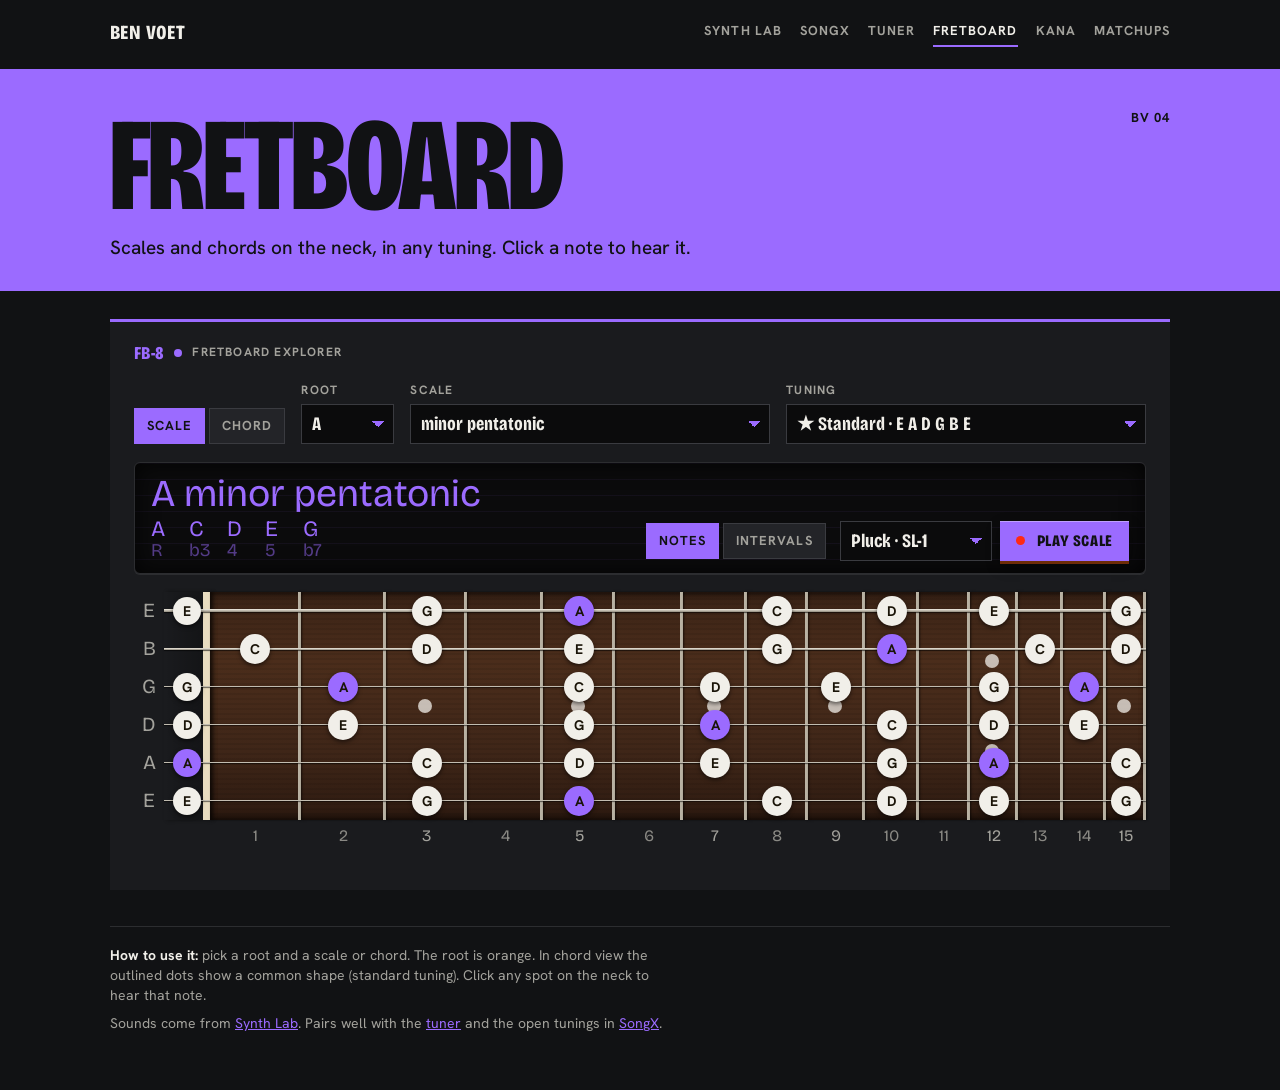
<file: fretboard/index.html>
<!doctype html>
<html lang="en">
<head>
  <meta charset="utf-8" />
  <meta name="viewport" content="width=device-width, initial-scale=1" />
  <title>Fretboard — Ben Voet</title>
  <meta name="description" content="Scales and chords on a guitar neck, in any tuning. Click a note to hear it, play the scale or strum the chord." />
  <meta name="theme-color" content="#111214" />
  <link rel="icon" href="data:image/svg+xml,%3Csvg xmlns='http://www.w3.org/2000/svg' viewBox='0 0 32 32'%3E%3Crect width='32' height='32' rx='6' fill='%2315120e'/%3E%3Cpath d='M4 22 L11 8 L11 22 L18 8 L18 22 L25 8' fill='none' stroke='%23ff7a2f' stroke-width='3' stroke-linejoin='round'/%3E%3C/svg%3E" />
  <link rel="preconnect" href="https://fonts.googleapis.com" />
  <link rel="preconnect" href="https://fonts.gstatic.com" crossorigin />
  <link href="https://fonts.googleapis.com/css2?family=Bricolage+Grotesque:opsz,wdth,wght@12..96,75..100,400..800&family=Hanken+Grotesk:wght@300..700&display=swap" rel="stylesheet" />
  <link rel="stylesheet" href="../css/site.css?v=20261128a" />
  <link rel="stylesheet" href="../css/tools.css?v=20261128a" />
  <link rel="stylesheet" href="../css/fretboard.css?v=20261128a" />
</head>
<body class="t-fret">
  <div class="room">
    <header class="site-bar">
      <a class="site-bar__home" href="../">Ben Voet</a>
      <nav class="site-bar__tools" aria-label="Tools">
        <a class="t-lab" href="../lab/">Synth Lab</a>
        <a class="t-songx" href="../songx/">SongX</a>
        <a class="t-tuner" href="../tuner/">Tuner</a>
        <a class="t-fret" href="../fretboard/" aria-current="page">Fretboard</a>
        <a class="t-kana" href="../kana/">Kana</a>
        <a class="t-lol" href="../lol/">Matchups</a>
      </nav>
    </header>

    <section class="band">
      <h1 class="band__title">Fretboard</h1>
      <span class="band__no" aria-hidden="true">BV 04</span>
      <p class="band__lead">Scales and chords on the neck, in any tuning. Click a note to hear it.</p>
    </section>

    <div class="device">
      <div class="ear" aria-hidden="true"><i></i><i></i></div>
      <div class="device__face">
        <div class="device__label">
          <span class="device__model">FB-8</span>
          <span class="led is-on" aria-hidden="true"></span>
          <span>Fretboard explorer</span>
        </div>

        <div class="controls">
          <div class="seg" role="group" aria-label="Show">
            <button type="button" class="chip" data-mode="scale" aria-pressed="true">Scale</button>
            <button type="button" class="chip" data-mode="chord" aria-pressed="false">Chord</button>
          </div>
          <label class="field">
            <span class="field__label">Root</span>
            <select class="select" id="root"></select>
          </label>
          <label class="field field--grow">
            <span class="field__label" id="type-label">Scale</span>
            <select class="select" id="type"></select>
          </label>
          <label class="field field--grow">
            <span class="field__label">Tuning</span>
            <select class="select" id="tuning"></select>
          </label>
        </div>

        <div class="readout">
          <div class="readout__main">
            <h2 class="readout__name" id="name">A minor pentatonic</h2>
            <table class="readout__notes" aria-label="Notes and intervals">
              <tbody>
                <tr id="row-notes"></tr>
                <tr id="row-ivs"></tr>
              </tbody>
            </table>
          </div>
          <div class="readout__side">
            <div class="seg" role="group" aria-label="Labels on the neck">
              <button type="button" class="chip" data-labels="notes" aria-pressed="true">Notes</button>
              <button type="button" class="chip" data-labels="intervals" aria-pressed="false">Intervals</button>
            </div>
            <div class="play">
              <select class="select select--small" id="sound" aria-label="Sound"></select>
              <button type="button" class="power-btn power-btn--small" id="play">
                <span class="power-btn__led" aria-hidden="true"></span>
                <span id="play-text">Play</span>
              </button>
            </div>
          </div>
        </div>

        <div class="neck-scroll" id="neck-scroll">
          <div class="neck" id="neck" role="group" aria-label="Guitar neck"></div>
        </div>
        <p class="neck-hint" aria-hidden="true">← Swipe the neck →</p>

        <div class="extras">
          <section class="diatonic" id="diatonic" aria-labelledby="diatonic-title">
            <h3 class="extras__title" id="diatonic-title">Chords in this key</h3>
            <div class="diatonic__chips" id="diatonic-chips"></div>
          </section>
          <section class="shape" id="shape" aria-labelledby="shape-title" hidden>
            <h3 class="extras__title" id="shape-title">Common shape</h3>
            <div class="shape__body">
              <div id="shape-svg"></div>
              <p class="shape__note" id="shape-note"></p>
            </div>
          </section>
        </div>
      </div>
      <div class="ear" aria-hidden="true"><i></i><i></i></div>
    </div>

    <footer class="foot">
      <p>
        <strong>How to use it:</strong> pick a root and a scale or chord. The root is orange.
        In chord view the outlined dots show a common shape (standard tuning).
        Click any spot on the neck to hear that note.
      </p>
      <p>
        Sounds come from <a href="../lab/">Synth Lab</a>. Pairs well with the <a href="../tuner/">tuner</a>
        and the open tunings in <a href="../songx/">SongX</a>.
      </p>
    </footer>
  </div>

  <script type="module" src="../js/fretboard.js"></script>
</body>
</html>
</file>
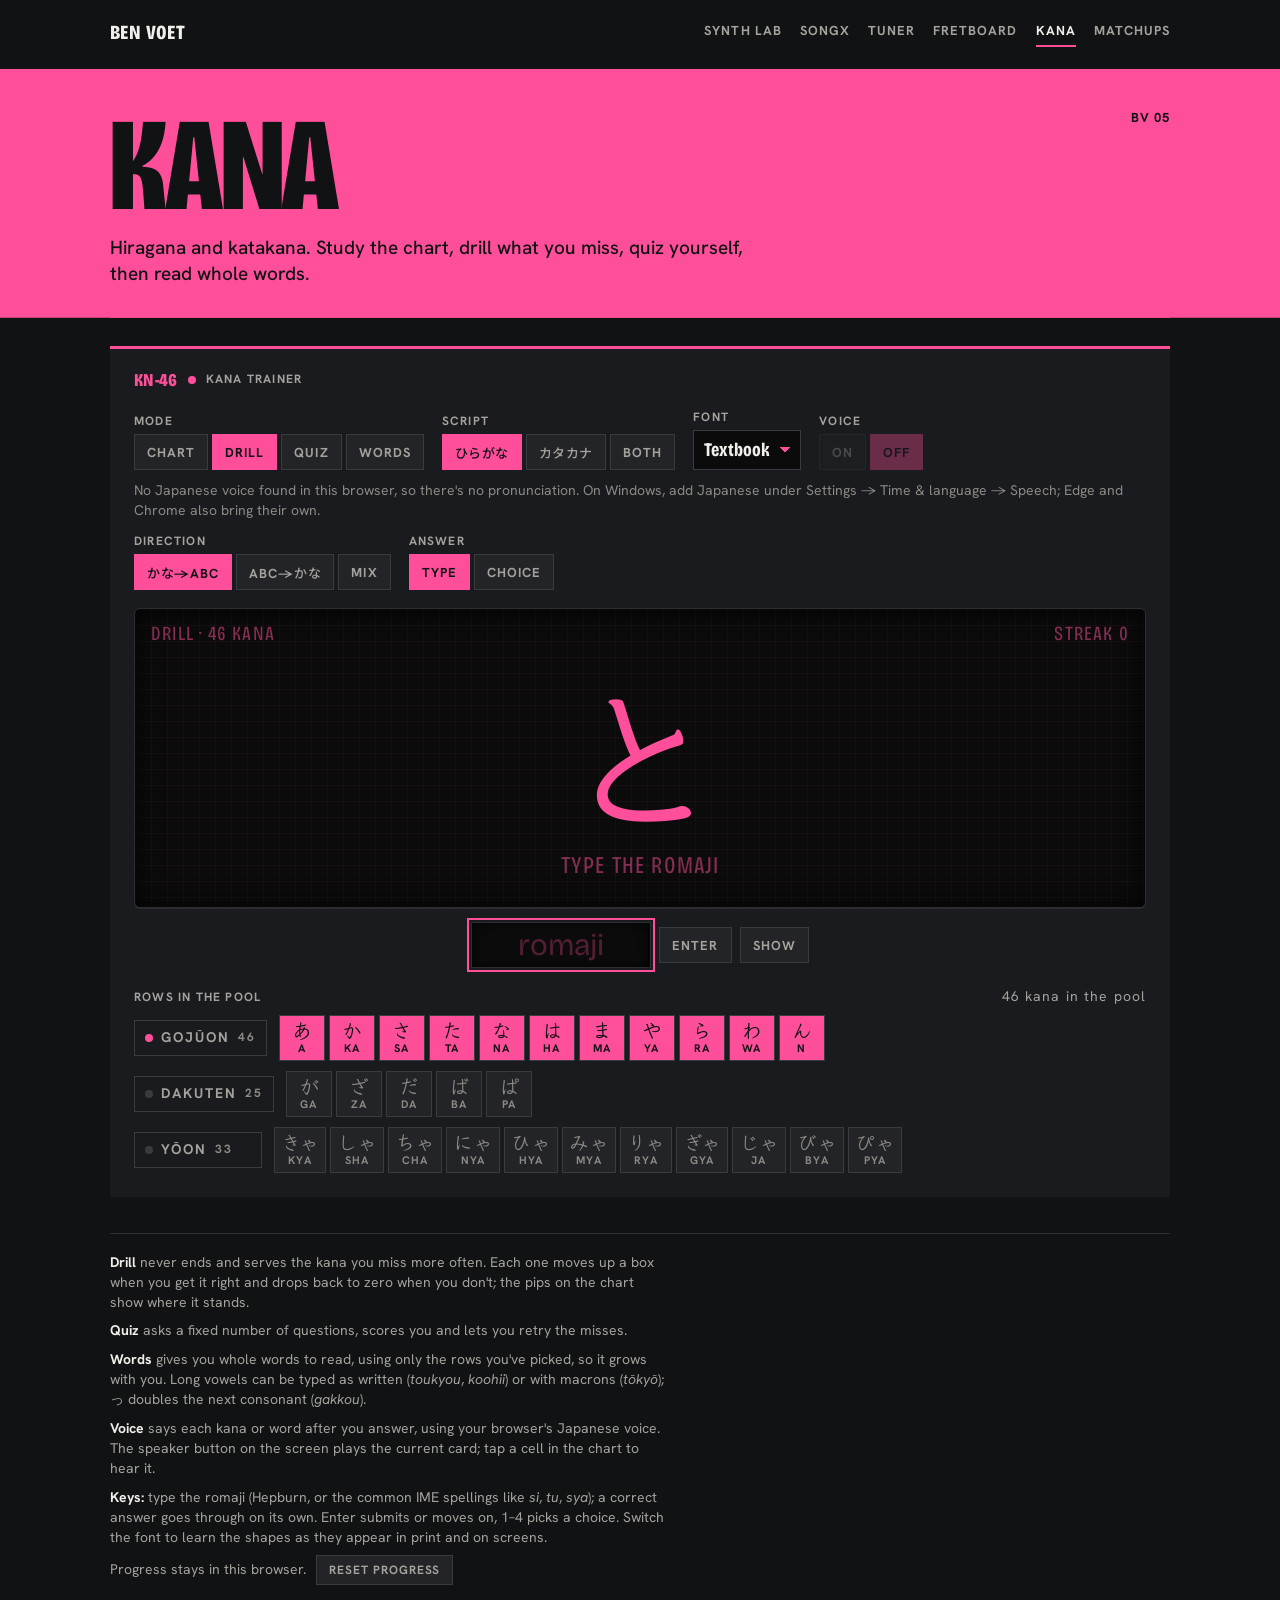
<file: kana/index.html>
<!doctype html>
<html lang="en">
<head>
  <meta charset="utf-8" />
  <meta name="viewport" content="width=device-width, initial-scale=1" />
  <title>Kana — Ben Voet</title>
  <meta name="description" content="Learn hiragana and katakana: a kana chart, an adaptive drill that brings back the ones you miss, and a scored quiz." />
  <meta name="theme-color" content="#111214" />
  <link rel="icon" href="data:image/svg+xml,%3Csvg xmlns='http://www.w3.org/2000/svg' viewBox='0 0 32 32'%3E%3Crect width='32' height='32' rx='6' fill='%2315120e'/%3E%3Cpath d='M4 22 L11 8 L11 22 L18 8 L18 22 L25 8' fill='none' stroke='%23ff7a2f' stroke-width='3' stroke-linejoin='round'/%3E%3C/svg%3E" />
  <link rel="preconnect" href="https://fonts.googleapis.com" />
  <link rel="preconnect" href="https://fonts.gstatic.com" crossorigin />
  <link href="https://fonts.googleapis.com/css2?family=Bricolage+Grotesque:opsz,wdth,wght@12..96,75..100,400..800&family=Hanken+Grotesk:wght@300..700&family=Klee+One:wght@600&family=Noto+Sans+JP:wght@500&family=DotGothic16&display=swap" rel="stylesheet" />
  <link rel="stylesheet" href="../css/site.css?v=20261128a" />
  <link rel="stylesheet" href="../css/tools.css?v=20261128a" />
  <link rel="stylesheet" href="../css/kana.css?v=20261128a" />
</head>
<body class="t-kana" data-mode="drill">
  <div class="room">
    <header class="site-bar">
      <a class="site-bar__home" href="../">Ben Voet</a>
      <nav class="site-bar__tools" aria-label="Tools">
        <a class="t-lab" href="../lab/">Synth Lab</a>
        <a class="t-songx" href="../songx/">SongX</a>
        <a class="t-tuner" href="../tuner/">Tuner</a>
        <a class="t-fret" href="../fretboard/">Fretboard</a>
        <a class="t-kana" href="../kana/" aria-current="page">Kana</a>
        <a class="t-lol" href="../lol/">Matchups</a>
      </nav>
    </header>

    <section class="band">
      <h1 class="band__title">Kana</h1>
      <span class="band__no" aria-hidden="true">BV 05</span>
      <p class="band__lead">Hiragana and katakana. Study the chart, drill what you miss, quiz yourself, then read whole words.</p>
    </section>

    <div class="device">
      <div class="ear" aria-hidden="true"><i></i><i></i></div>
      <div class="device__face">
        <div class="device__label">
          <span class="device__model">KN-46</span>
          <span class="led is-on" aria-hidden="true"></span>
          <span>Kana trainer</span>
        </div>

        <div class="controls">
          <div class="field">
            <span class="field__label" id="lbl-mode">Mode</span>
            <div class="seg" role="group" aria-labelledby="lbl-mode">
              <button type="button" class="chip" data-set="mode" data-value="chart" aria-pressed="false">Chart</button>
              <button type="button" class="chip" data-set="mode" data-value="drill" aria-pressed="true">Drill</button>
              <button type="button" class="chip" data-set="mode" data-value="quiz" aria-pressed="false">Quiz</button>
              <button type="button" class="chip" data-set="mode" data-value="words" aria-pressed="false">Words</button>
            </div>
          </div>
          <div class="field">
            <span class="field__label" id="lbl-script">Script</span>
            <div class="seg" role="group" aria-labelledby="lbl-script">
              <button type="button" class="chip chip--jp" data-set="script" data-value="h" aria-pressed="true"><span lang="ja">ひらがな</span></button>
              <button type="button" class="chip chip--jp" data-set="script" data-value="k" aria-pressed="false"><span lang="ja">カタカナ</span></button>
              <button type="button" class="chip" data-set="script" data-value="hk" aria-pressed="false">Both</button>
            </div>
          </div>
          <label class="field">
            <span class="field__label">Font</span>
            <select class="select" id="font">
              <option value="textbook">Textbook</option>
              <option value="gothic">Gothic</option>
              <option value="pixel">Pixel</option>
              <option value="mix">Mix</option>
            </select>
          </label>
          <div class="field">
            <span class="field__label" id="lbl-voice">Voice</span>
            <div class="seg" role="group" aria-labelledby="lbl-voice">
              <button type="button" class="chip" data-set="voice" data-value="true" aria-pressed="false">On</button>
              <button type="button" class="chip" data-set="voice" data-value="false" aria-pressed="false">Off</button>
            </div>
          </div>
        </div>
        <p class="voice-note" id="voice-note" hidden>
          No Japanese voice found in this browser, so there's no pronunciation. On Windows, add Japanese under
          Settings → Time &amp; language → Speech; Edge and Chrome also bring their own.
        </p>

        <div class="controls controls--sub">
          <div class="field only-train">
            <span class="field__label" id="lbl-dir">Direction</span>
            <div class="seg" role="group" aria-labelledby="lbl-dir">
              <button type="button" class="chip chip--jp" data-set="dir" data-value="k2r" aria-pressed="true"><span lang="ja">かな</span>→abc</button>
              <button type="button" class="chip chip--jp" data-set="dir" data-value="r2k" aria-pressed="false">abc→<span lang="ja">かな</span></button>
              <button type="button" class="chip" data-set="dir" data-value="mix" aria-pressed="false">Mix</button>
            </div>
          </div>
          <div class="field only-train">
            <span class="field__label" id="lbl-answer">Answer</span>
            <div class="seg" role="group" aria-labelledby="lbl-answer">
              <button type="button" class="chip" data-set="answer" data-value="type" aria-pressed="true">Type</button>
              <button type="button" class="chip" data-set="answer" data-value="choice" aria-pressed="false">Choice</button>
            </div>
          </div>
          <div class="field only-quiz">
            <span class="field__label" id="lbl-length">Questions</span>
            <div class="seg" role="group" aria-labelledby="lbl-length">
              <button type="button" class="chip" data-set="length" data-value="10" aria-pressed="false">10</button>
              <button type="button" class="chip" data-set="length" data-value="20" aria-pressed="true">20</button>
              <button type="button" class="chip" data-set="length" data-value="0" aria-pressed="false">All</button>
            </div>
          </div>
          <div class="field only-chart">
            <span class="field__label" id="lbl-romaji">Romaji</span>
            <div class="seg" role="group" aria-labelledby="lbl-romaji">
              <button type="button" class="chip" data-set="romaji" data-value="true" aria-pressed="true">Show</button>
              <button type="button" class="chip" data-set="romaji" data-value="false" aria-pressed="false">Hide</button>
            </div>
          </div>
        </div>

        <!-- Drill / quiz -->
        <div class="stage" id="stage">
          <div class="screen" id="screen">
            <div class="screen__bar">
              <span id="bar-left">DRILL</span>
              <span id="bar-right"></span>
            </div>
            <button type="button" class="say" id="say" aria-label="Say it" title="Say it" hidden>
              <svg viewBox="0 0 24 24" aria-hidden="true"><path d="M4 9h4l5-4v14l-5-4H4z" /><path d="M16.5 8.5a5 5 0 0 1 0 7M19 6a8.5 8.5 0 0 1 0 12" class="say__waves" /></svg>
            </button>
            <div class="card" id="card">
              <span class="card__prompt" id="prompt">- -</span>
            </div>
            <p class="screen__msg" id="msg" role="status" aria-live="polite"></p>
            <div class="results" id="results" hidden></div>
          </div>

          <div class="answer" id="answer" hidden>
            <form class="typebox" id="type-form" autocomplete="off">
              <label class="sr-only" for="type-in">Romaji</label>
              <input class="typebox__in" id="type-in" type="text" enterkeyhint="go"
                autocomplete="off" autocorrect="off" autocapitalize="off" spellcheck="false" maxlength="8" placeholder="romaji" />
              <button type="submit" class="chip">Enter</button>
              <button type="button" class="chip" id="skip">Show</button>
            </form>
            <div class="choices" id="choices" role="group" aria-label="Answers"></div>
            <button type="button" class="power-btn power-btn--small" id="next" hidden>
              <span class="power-btn__led" aria-hidden="true"></span>
              Next
            </button>
          </div>
        </div>

        <!-- Chart -->
        <div class="chart" id="chart" hidden></div>

        <!-- Pool -->
        <div class="pool">
          <div class="pool__head">
            <span class="field__label">Rows in the pool</span>
            <span class="pool__count" id="pool-count"></span>
          </div>
          <div class="rows" id="rows"></div>
        </div>
      </div>
      <div class="ear" aria-hidden="true"><i></i><i></i></div>
    </div>

    <footer class="foot">
      <p>
        <strong>Drill</strong> never ends and serves the kana you miss more often. Each one moves up a box when
        you get it right and drops back to zero when you don't; the pips on the chart show where it stands.
      </p>
      <p>
        <strong>Quiz</strong> asks a fixed number of questions, scores you and lets you retry the misses.
      </p>
      <p>
        <strong>Words</strong> gives you whole words to read, using only the rows you've picked, so it grows
        with you. Long vowels can be typed as written (<em>toukyou</em>, <em>koohii</em>) or with macrons
        (<em>tōkyō</em>); っ doubles the next consonant (<em>gakkou</em>).
      </p>
      <p>
        <strong>Voice</strong> says each kana or word after you answer, using your browser's Japanese voice.
        The speaker button on the screen plays the current card; tap a cell in the chart to hear it.
      </p>
      <p>
        <strong>Keys:</strong> type the romaji (Hepburn, or the common IME spellings like <em>si</em>, <em>tu</em>, <em>sya</em>); a correct answer goes
        through on its own. Enter submits or moves on, 1–4 picks a choice.
        Switch the font to learn the shapes as they appear in print and on screens.
      </p>
      <p>
        Progress stays in this browser.
        <button type="button" class="chip chip--small" id="reset">Reset progress</button>
      </p>
    </footer>
  </div>

  <script type="module" src="../js/kana.js?v=20261122b"></script>
</body>
</html>
</file>
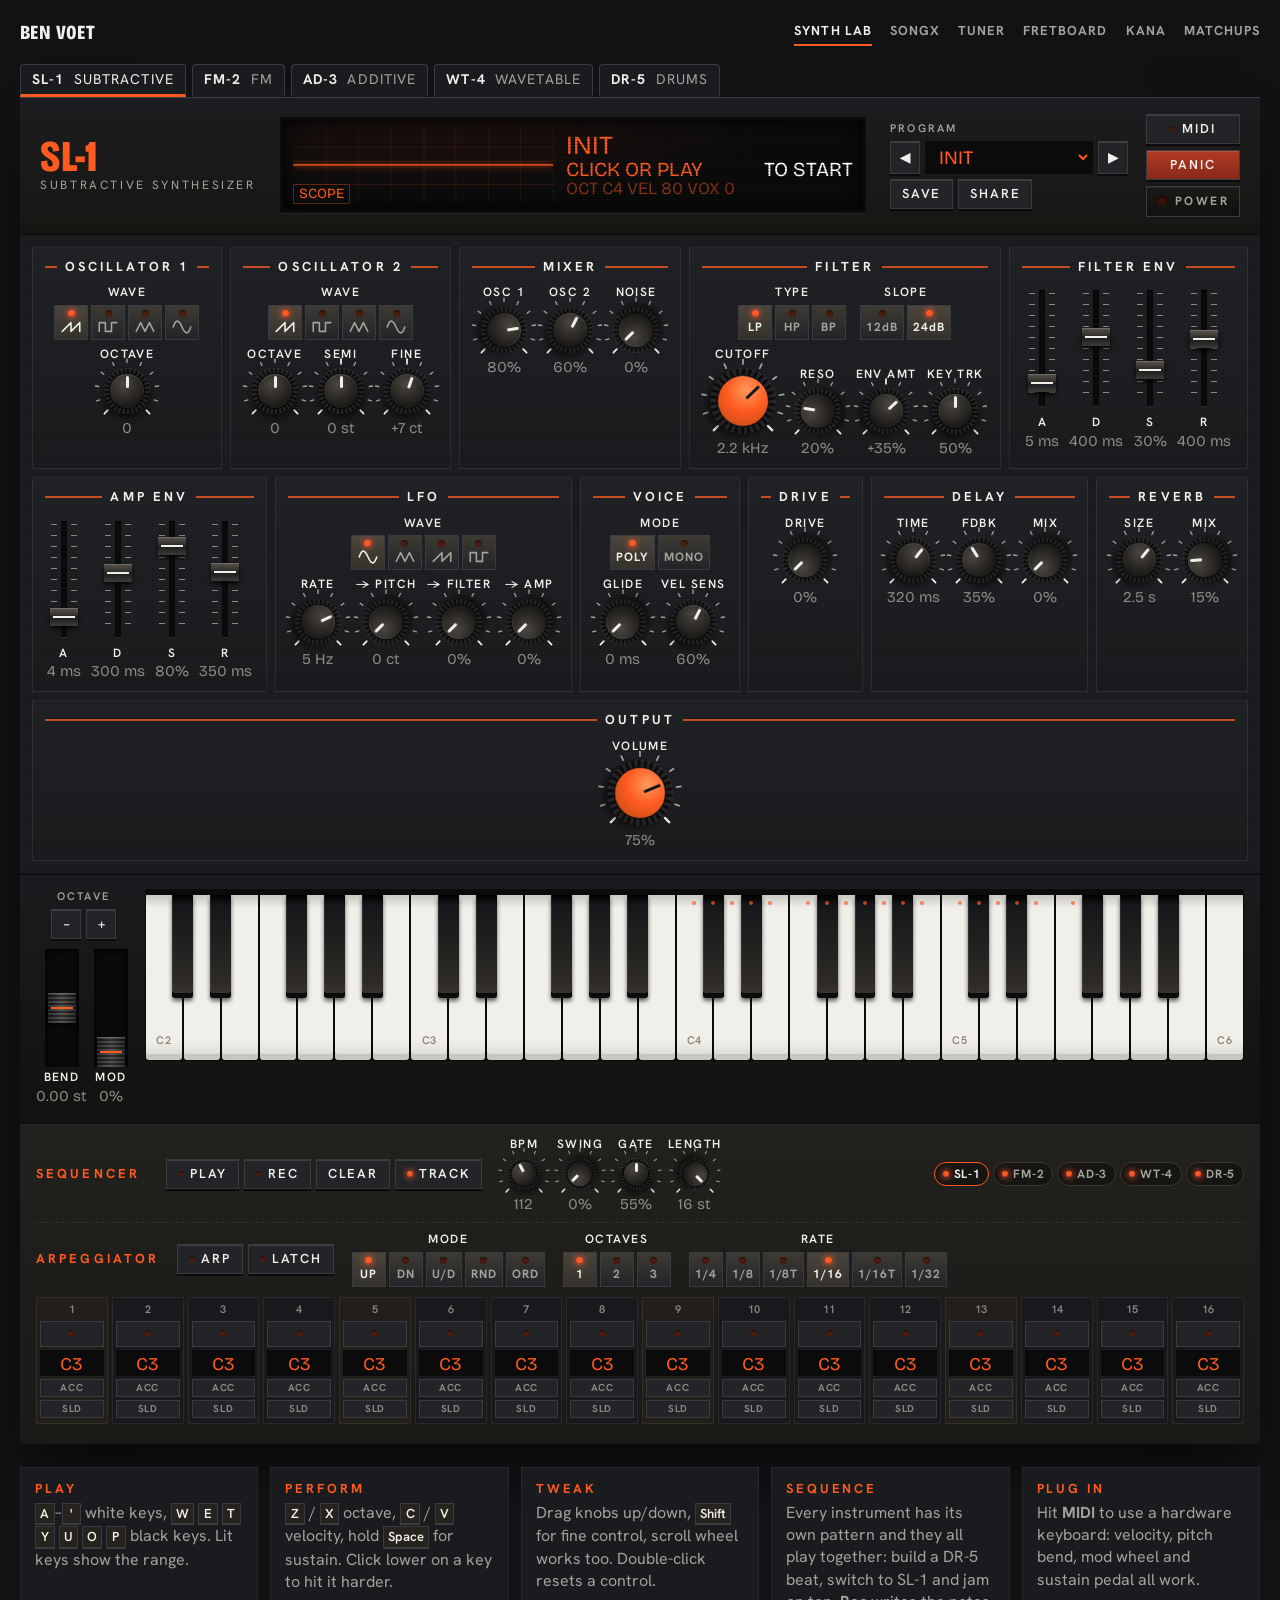
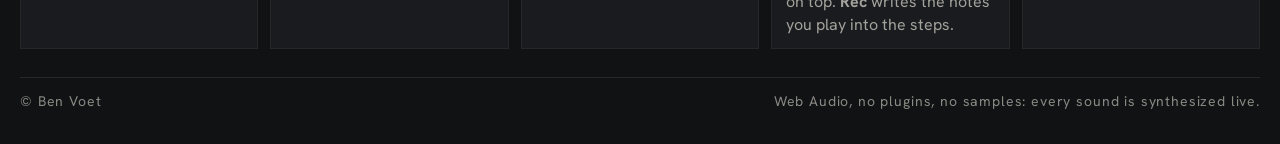
<file: lab/index.html>
<!doctype html>
<html lang="en">
<head>
  <meta charset="utf-8" />
  <meta name="viewport" content="width=device-width, initial-scale=1" />
  <title>Synth Lab — Ben Voet</title>
  <meta name="description" content="Synth Lab: subtractive, FM, additive, wavetable and drum synthesizers with a step sequencer, right in your browser. Built by Ben Voet." />
  <meta name="theme-color" content="#111214" />
  <link rel="icon" href="data:image/svg+xml,%3Csvg xmlns='http://www.w3.org/2000/svg' viewBox='0 0 32 32'%3E%3Crect width='32' height='32' rx='6' fill='%2315120e'/%3E%3Cpath d='M4 22 L11 8 L11 22 L18 8 L18 22 L25 8' fill='none' stroke='%23ff7a2f' stroke-width='3' stroke-linejoin='round'/%3E%3C/svg%3E" />
  <link rel="preconnect" href="https://fonts.googleapis.com" />
  <link rel="preconnect" href="https://fonts.gstatic.com" crossorigin />
  <link href="https://fonts.googleapis.com/css2?family=Bricolage+Grotesque:opsz,wdth,wght@12..96,75..100,400..800&family=Hanken+Grotesk:wght@300..700&display=swap" rel="stylesheet" />
  <link rel="stylesheet" href="../css/site.css?v=20261128a" />
  <link rel="stylesheet" href="../css/synthlab.css?v=20261128a" />
</head>
<body class="t-lab">
  <div class="room">
    <header class="site-bar">
      <a class="site-bar__home" href="../">Ben Voet</a>
      <nav class="site-bar__tools" aria-label="Tools">
        <a class="t-lab" href="../lab/" aria-current="page">Synth Lab</a>
        <a class="t-songx" href="../songx/">SongX</a>
        <a class="t-tuner" href="../tuner/">Tuner</a>
        <a class="t-fret" href="../fretboard/">Fretboard</a>
        <a class="t-kana" href="../kana/">Kana</a>
        <a class="t-lol" href="../lol/">Matchups</a>
      </nav>
    </header>
    <nav class="rack-tabs" id="rack-tabs" aria-label="Instruments"></nav>

    <main>
      <section class="synth" aria-label="Synthesizer">
        <div class="cheek cheek--l" aria-hidden="true"></div>

        <div class="chassis">
          <div class="topbar">
            <div class="brand">
              <div>
                <div class="brand__model" id="brand-model">SL-1</div>
                <div class="brand__sub" id="brand-sub">Subtractive Synthesizer</div>
              </div>
            </div>

            <div class="lcd" role="group" aria-label="Display">
              <canvas id="scope" class="lcd__scope" aria-label="Oscilloscope"></canvas>
              <div class="lcd__text" aria-live="polite">
                <div class="lcd__row lcd__row--big" id="lcd-preset">Init</div>
                <div class="lcd__row lcd__param" id="lcd-param"></div>
                <div class="lcd__row lcd__row--dim" id="lcd-status"></div>
              </div>
              <button type="button" class="lcd__mode" id="scope-mode" aria-label="Display mode: scope">Scope</button>
            </div>

            <div class="controls-right">
              <div class="presetbar">
                <span class="tiny-label">Program</span>
                <div class="presetbar__row">
                  <button type="button" class="hw-btn hw-btn--sq" id="preset-prev" aria-label="Previous preset">◀</button>
                  <select id="preset" class="hw-select" aria-label="Preset"></select>
                  <button type="button" class="hw-btn hw-btn--sq" id="preset-next" aria-label="Next preset">▶</button>
                </div>
                <div class="presetbar__row">
                  <button type="button" class="hw-btn" id="preset-save">Save</button>
                  <button type="button" class="hw-btn" id="preset-del" hidden>Del</button>
                  <button type="button" class="hw-btn" id="share" title="Copy a link to this patch">Share</button>
                </div>
                <form id="save-form" class="save-form" hidden>
                  <input id="save-name" type="text" maxlength="32" aria-label="Preset name" autocomplete="off" />
                  <button type="submit" class="hw-btn">OK</button>
                  <button type="button" class="hw-btn" id="save-cancel" aria-label="Cancel">✕</button>
                </form>
              </div>

              <div class="utils">
                <button type="button" class="hw-btn hw-btn--led" id="midi" title="Connect a MIDI keyboard"><span class="led" aria-hidden="true"></span>MIDI</button>
                <button type="button" class="hw-btn hw-btn--warn" id="panic" title="Stop all sound">Panic</button>
                <button type="button" class="power" id="power" aria-pressed="false" title="Power">
                  <span class="power__led" aria-hidden="true"></span>
                  <span class="power__label">Power</span>
                </button>
              </div>
            </div>
          </div>

          <div class="panel" id="panel"></div>

          <div class="kbd-area">
            <div class="perf">
              <div class="perf__oct">
                <span class="tiny-label">Octave</span>
                <div class="presetbar__row">
                  <button type="button" class="hw-btn hw-btn--sq" id="oct-down" aria-label="Octave down">−</button>
                  <button type="button" class="hw-btn hw-btn--sq" id="oct-up" aria-label="Octave up">+</button>
                </div>
              </div>
              <div class="wheels" id="wheels"></div>
            </div>
            <div class="kbd-scroll">
              <div id="piano" aria-label="Keyboard"></div>
            </div>
          </div>

          <section id="seq" aria-label="Sequencer and arpeggiator"></section>
        </div>

        <div class="cheek cheek--r" aria-hidden="true"></div>
      </section>

      <section class="cheatsheet" aria-label="How to play">
        <div class="card">
          <h3>Play</h3>
          <p><kbd>A</kbd>–<kbd>'</kbd> white keys, <kbd>W</kbd> <kbd>E</kbd> <kbd>T</kbd> <kbd>Y</kbd> <kbd>U</kbd> <kbd>O</kbd> <kbd>P</kbd> black keys. Lit keys show the range.</p>
        </div>
        <div class="card">
          <h3>Perform</h3>
          <p><kbd>Z</kbd> / <kbd>X</kbd> octave, <kbd>C</kbd> / <kbd>V</kbd> velocity, hold <kbd>Space</kbd> for sustain. Click lower on a key to hit it harder.</p>
        </div>
        <div class="card">
          <h3>Tweak</h3>
          <p>Drag knobs up/down, <kbd>Shift</kbd> for fine control, scroll wheel works too. Double-click resets a control.</p>
        </div>
        <div class="card">
          <h3>Sequence</h3>
          <p>Every instrument has its own pattern and they all play together: build a DR-5 beat, switch to SL-1 and jam on top. <b>Rec</b> writes the notes you play into the steps.</p>
        </div>
        <div class="card">
          <h3>Plug in</h3>
          <p>Hit <b>MIDI</b> to use a hardware keyboard: velocity, pitch bend, mod wheel and sustain pedal all work.</p>
        </div>
      </section>
    </main>

    <footer class="site-foot">
      <span>© Ben Voet</span>
      <span>Web Audio, no plugins, no samples: every sound is synthesized live.</span>
    </footer>
  </div>

  <noscript><p class="noscript">Synth Lab needs JavaScript to make sound.</p></noscript>
  <script type="module" src="../js/main.js"></script>
</body>
</html>
</file>
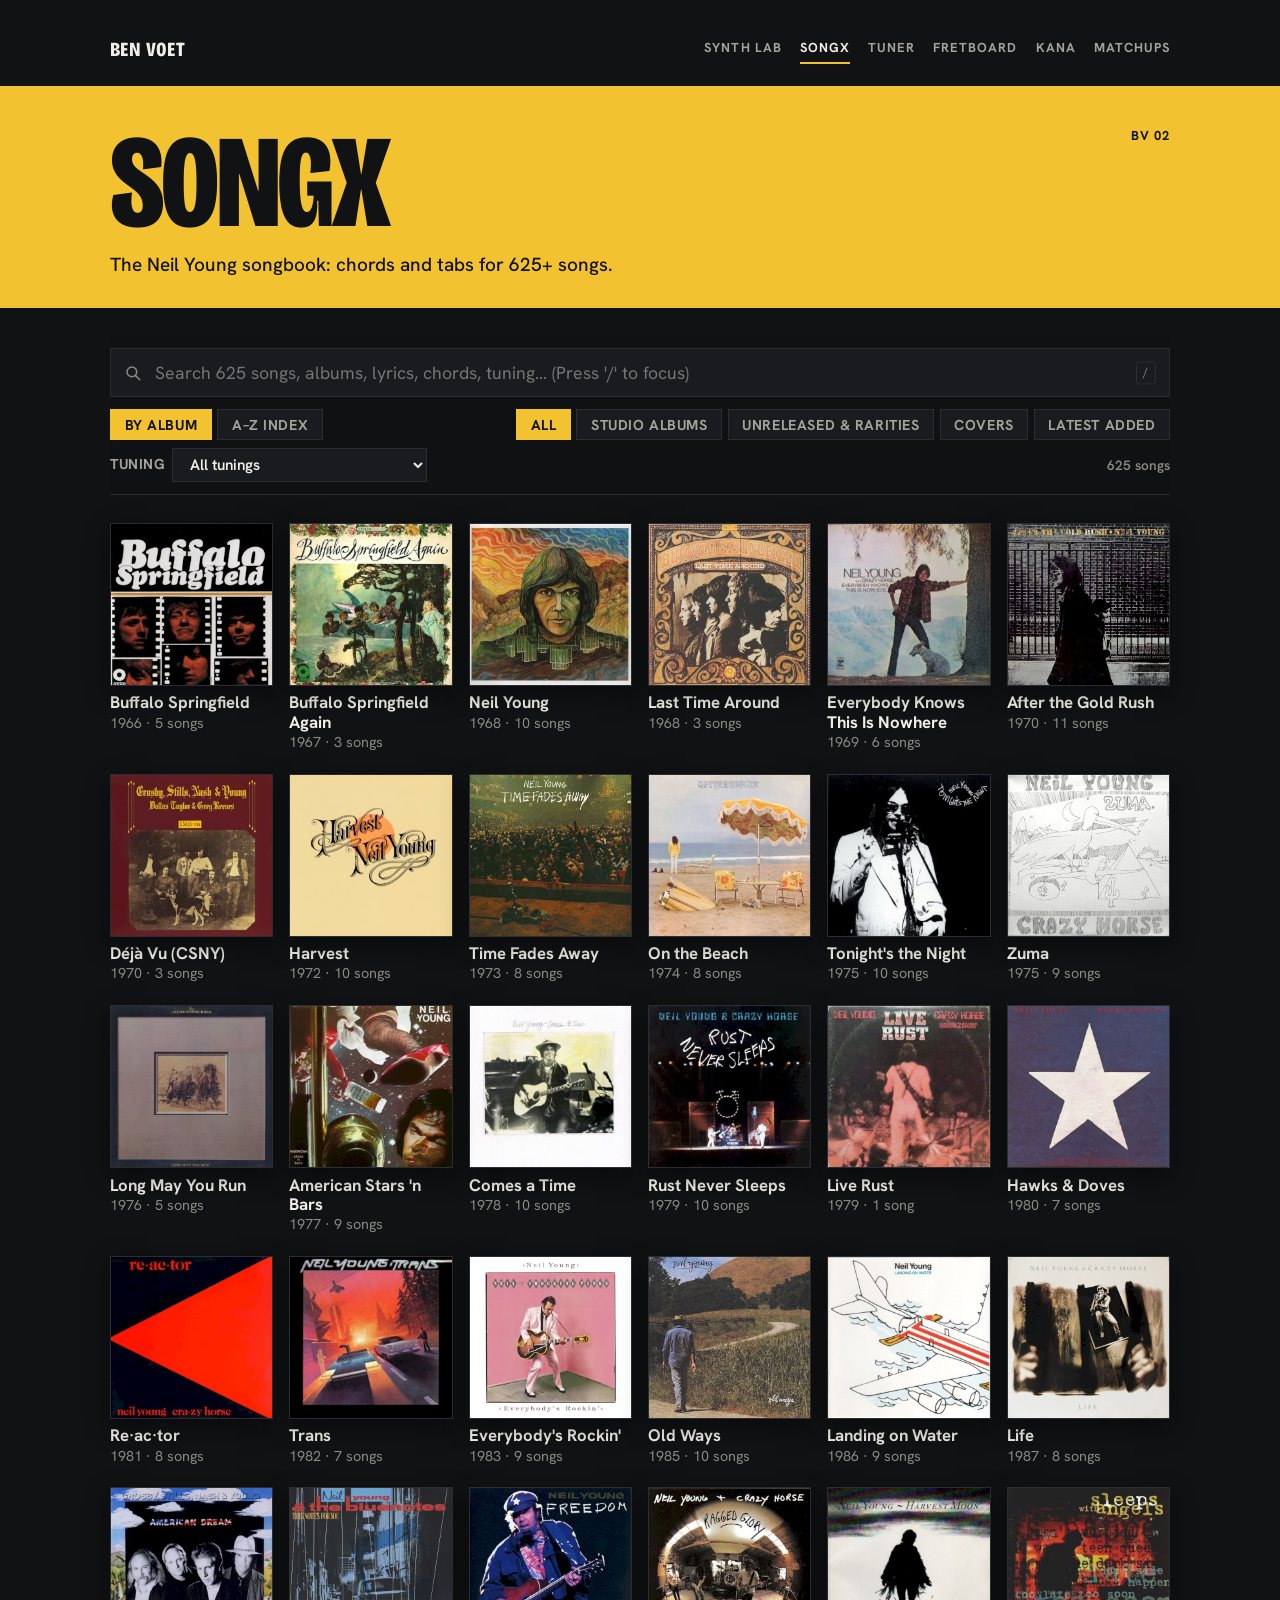
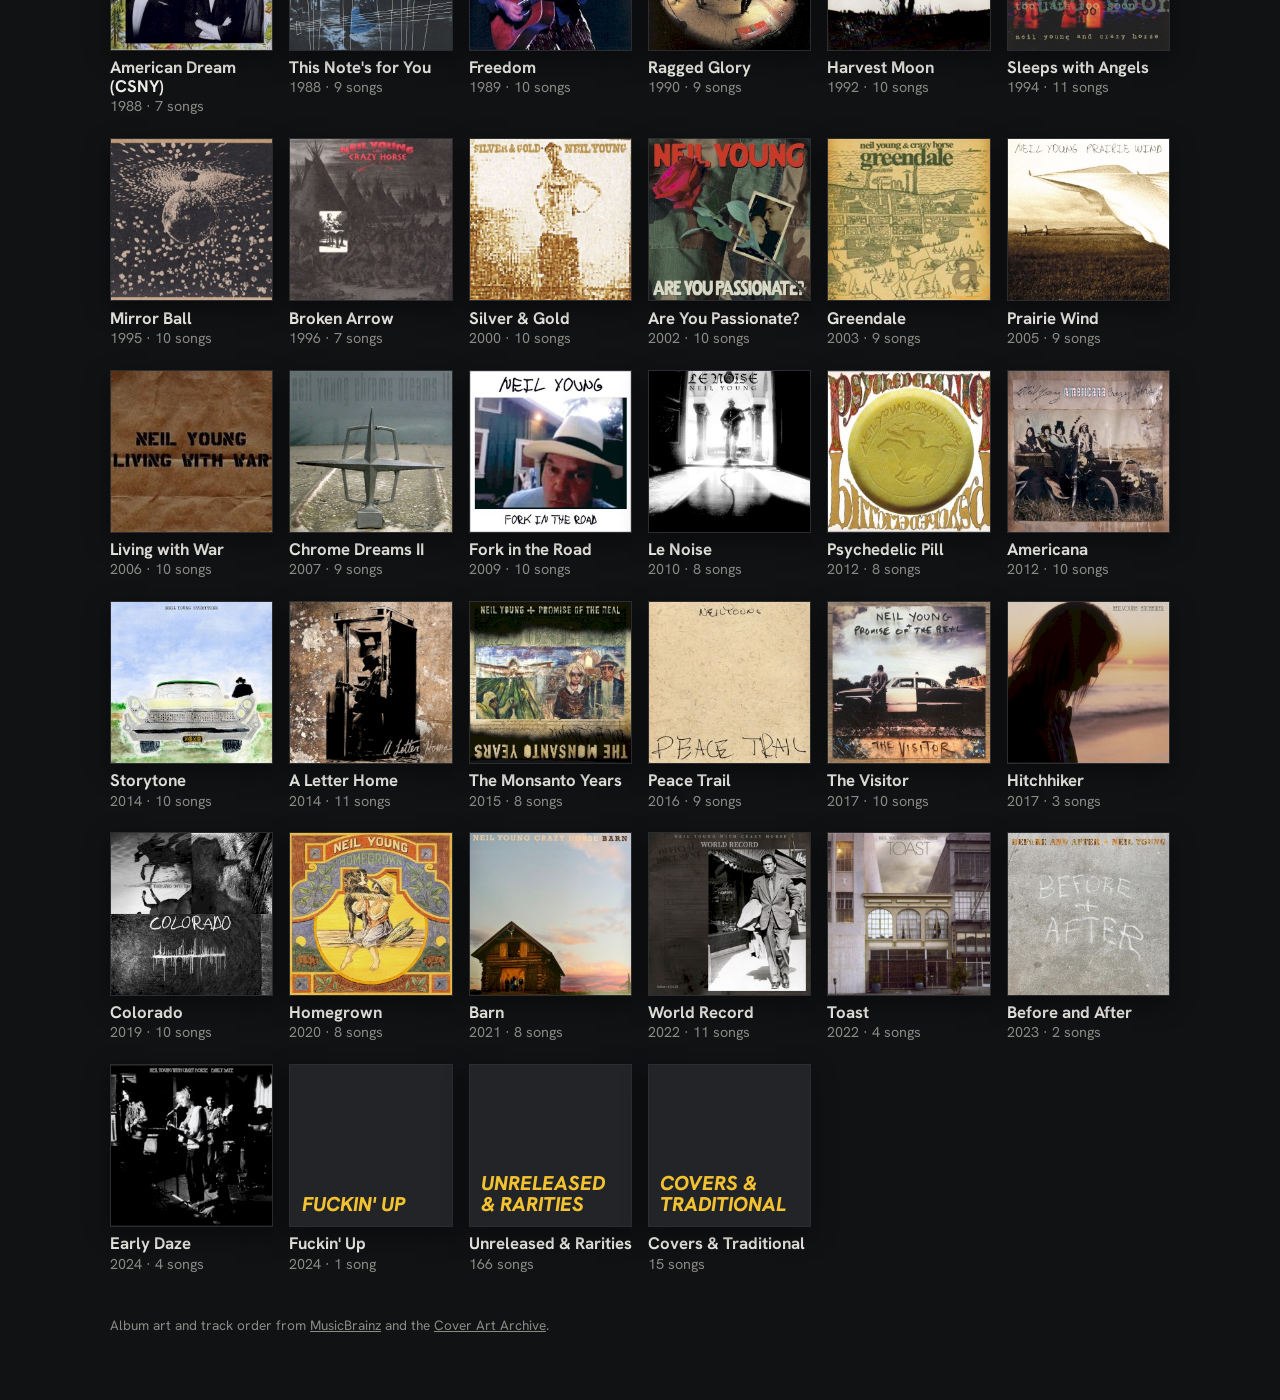
<file: songx/index.html>
<!DOCTYPE html>
<html lang="en">
<head>
  <meta charset="utf-8" />
  <meta name="viewport" content="width=device-width, initial-scale=1.0" />
  <title>SongX.se - The Neil Young Songbook</title>
  <meta name="description" content="The Neil Young Songbook: chords, tabs and lyrics for 625+ songs. Search by album, lyrics, transpose chords, and auto-scroll." />
  <meta name="keywords" content="Neil Young, chords, tabs, songbook, guitar, lyrics, Buffalo Springfield, Crazy Horse, Sugar Mountain, Rustie" />
  <meta name="author" content="Fredrik Johansson & Rustie Community" />

  <link rel="apple-touch-icon" href="images/icon_ipryl.png" />
  <link rel="shortcut icon" href="images/favicon.ico" />

  <link rel="preconnect" href="https://fonts.googleapis.com" />
  <link rel="preconnect" href="https://fonts.gstatic.com" crossorigin />
  <link href="https://fonts.googleapis.com/css2?family=Anonymous+Pro:ital,wght@0,400;0,700;1,400&family=Bricolage+Grotesque:opsz,wdth,wght@12..96,75..100,400..800&family=Hanken+Grotesk:wght@300..700&display=swap" rel="stylesheet" />

  <link rel="stylesheet" href="../css/site.css?v=20261128a" />
  <link rel="stylesheet" href="css/songx.css?v=20261128a" />
</head>
<body class="t-songx">

  <div class="container">
    <header class="site-bar">
      <a class="site-bar__home" href="../">Ben Voet</a>
      <nav class="site-bar__tools" aria-label="Tools">
        <a class="t-lab" href="../lab/">Synth Lab</a>
        <a class="t-songx" href="../songx/" aria-current="page">SongX</a>
        <a class="t-tuner" href="../tuner/">Tuner</a>
        <a class="t-fret" href="../fretboard/">Fretboard</a>
        <a class="t-kana" href="../kana/">Kana</a>
        <a class="t-lol" href="../lol/">Matchups</a>
      </nav>
    </header>

    <section class="band">
      <h1 class="band__title">SongX</h1>
      <span class="band__no" aria-hidden="true">BV 02</span>
      <p class="band__lead">The Neil Young songbook: chords and tabs for 625+ songs.</p>
    </section>

    <!-- Main Browse Area (Albums, Search, A-Z) -->
    <main id="main-browse-area">
      <!-- Toolbar -->
      <div class="toolbar">
        <div class="search-box">
          <svg class="search-icon" viewBox="0 0 24 24" aria-hidden="true"><circle cx="10.5" cy="10.5" r="6.5" /><path d="M15.5 15.5 21 21" /></svg>
          <input
            type="search"
            id="search-input"
            class="search-input"
            placeholder="Search 625 songs, albums, lyrics, chords, tuning... (Press '/' to focus)"
            autocomplete="off"
            spellcheck="false"
          />
          <button id="search-clear" class="search-clear" type="button" aria-label="Clear search">×</button>
          <span class="search-hint" aria-hidden="true">/</span>
        </div>

        <div class="filter-row">
          <div class="tab-group" role="tablist" aria-label="Browse Modes">
            <button class="tab-btn active" data-tab="album" type="button" role="tab">By Album</button>
            <button class="tab-btn" data-tab="az" type="button" role="tab">A–Z Index</button>
          </div>

          <div class="tab-group" role="group" aria-label="Filter Categories">
            <button class="tab-btn active" data-filter="all" type="button">All</button>
            <button class="tab-btn" data-filter="studio" type="button">Studio Albums</button>
            <button class="tab-btn" data-filter="unreleased" type="button">Unreleased &amp; Rarities</button>
            <button class="tab-btn" data-filter="cover" type="button">Covers</button>
            <button class="tab-btn" data-filter="latest" type="button">Latest Added</button>
          </div>

          <label class="tuning-filter">
            <span>Tuning</span>
            <select id="tuning-filter" aria-label="Filter by tuning">
              <option value="all">All tunings</option>
            </select>
          </label>

          <span id="count-badge" class="count-badge">625 songs</span>
        </div>
      </div>

      <!-- Alphabet Jump Bar (active in A-Z mode) -->
      <nav id="alpha-bar" class="alpha-bar" style="display: none;" aria-label="Alphabetical jump"></nav>

      <!-- View 1: Albums -->
      <section id="album-view" class="view-panel active"></section>

      <!-- View 1b: One album, in tracklist order -->
      <section id="album-detail" class="album-detail" style="display: none;"></section>

      <!-- View 2: A-Z Song List -->
      <section id="az-view" class="view-panel"></section>

      <!-- View 3: Live Search Results -->
      <section id="search-view" class="view-panel"></section>

      <p class="data-credit">
        Album art and track order from <a href="https://musicbrainz.org" target="_blank" rel="noopener noreferrer">MusicBrainz</a>
        and the <a href="https://coverartarchive.org" target="_blank" rel="noopener noreferrer">Cover Art Archive</a>.
      </p>
    </main>

    <!-- Song Sheet Detail View (Single Song) -->
    <article id="song-view-container" class="song-view-container" aria-live="polite">
      <!-- Sticky Song Controls Bar -->
      <div class="song-top-bar">
        <div class="song-bar-content">
          <button id="btn-back-to-browse" class="btn-back" type="button">
            <span>←</span> All Songs
          </button>

          <div class="song-controls-group">
            <!-- Transpose -->
            <div class="transpose-box" title="Transpose chords up or down by semitone">
              <span class="transpose-label">Transpose</span>
              <button id="btn-transpose-down" class="transpose-btn" type="button" aria-label="Transpose down semitone">−</button>
              <span id="transpose-val" class="transpose-val">0</span>
              <button id="btn-transpose-up" class="transpose-btn" type="button" aria-label="Transpose up semitone">+</button>
            </div>
            <button id="btn-transpose-reset" class="ctrl-btn" type="button" title="Reset transposition to original key">Reset</button>

            <!-- Auto Scroll -->
            <button id="btn-autoscroll" class="ctrl-btn" type="button" title="Hands-free auto-scroll while playing">
              ▶ Auto Scroll
            </button>

            <!-- Font Size -->
            <div class="transpose-box" title="Adjust font size">
              <button id="btn-font-down" class="transpose-btn" type="button" aria-label="Smaller font">A−</button>
              <button id="btn-font-up" class="transpose-btn" type="button" aria-label="Larger font">A+</button>
            </div>

            <!-- Copy Chords -->
            <button id="btn-copy" class="ctrl-btn" type="button" title="Copy chords to clipboard">
              Copy
            </button>

            <!-- Print -->
            <button id="btn-print" class="ctrl-btn" type="button" title="Print friendly sheet">
              Print
            </button>
          </div>
        </div>
      </div>

      <!-- Main Sheet Content -->
      <div class="song-sheet">
        <header class="song-header-area">
          <h2 id="song-title" class="song-title-large"></h2>
          <div id="song-album-badge" class="song-album-badge"></div>
        </header>

        <!-- Meta Grid (Tuning, Capo, Submitted By) -->
        <div id="song-meta-grid" class="song-meta-grid"></div>

        <!-- Notes Block -->
        <div id="song-notes-box" class="notes-box" style="display: none;"></div>

        <!-- Chord Fingerings Chart -->
        <div id="song-chords-box" class="chord-chart-box" style="display: none;">
          <div class="chord-chart-title">Chord Fingerings</div>
          <div id="song-chord-defs" class="chord-defs-list"></div>
        </div>

        <!-- Preformatted Chords and Lyrics -->
        <pre id="chords-display" class="chords-display"></pre>
      </div>
    </article>
  </div>

  <!-- Toast Message -->
  <div id="toast" class="toast" role="status" aria-live="polite"></div>

  <!-- Chord diagram popover -->
  <div id="chord-pop" class="chord-pop" role="tooltip" hidden></div>

  <!-- App Script -->
  <script type="module" src="js/songx.js"></script>
</body>
</html>
</file>
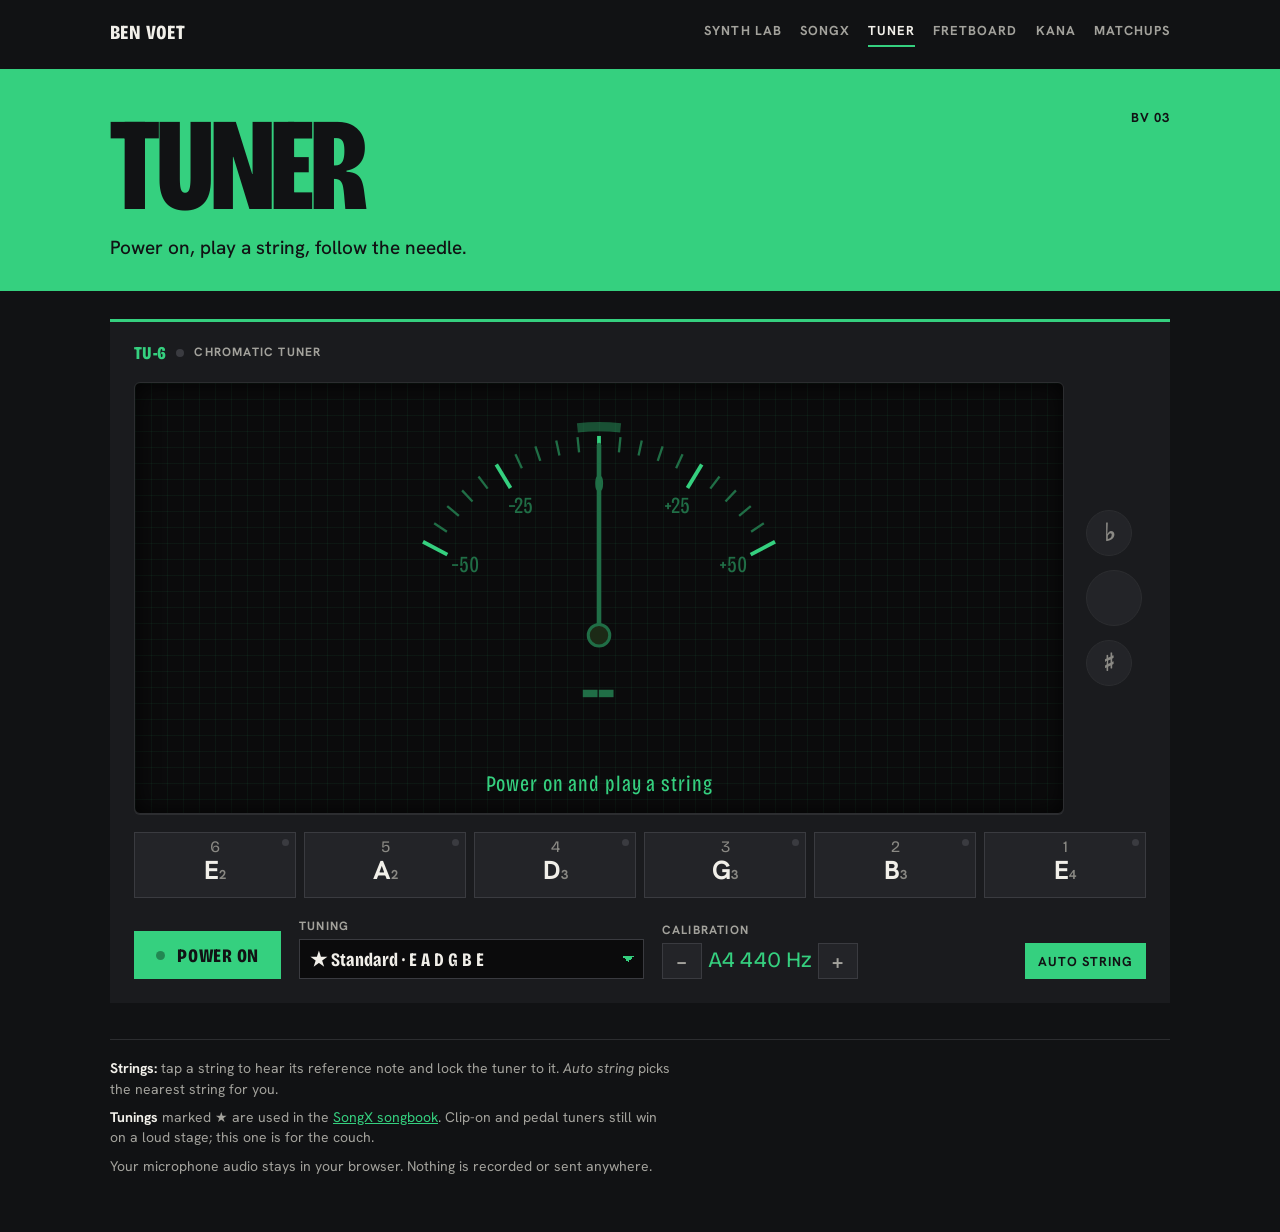
<file: tuner/index.html>
<!doctype html>
<html lang="en">
<head>
  <meta charset="utf-8" />
  <meta name="viewport" content="width=device-width, initial-scale=1" />
  <title>Tuner — Ben Voet</title>
  <meta name="description" content="A guitar tuner in your browser: needle meter, reference tones, drop and open tunings including the ones from the SongX Neil Young songbook." />
  <meta name="theme-color" content="#111214" />
  <link rel="icon" href="data:image/svg+xml,%3Csvg xmlns='http://www.w3.org/2000/svg' viewBox='0 0 32 32'%3E%3Crect width='32' height='32' rx='6' fill='%2315120e'/%3E%3Cpath d='M4 22 L11 8 L11 22 L18 8 L18 22 L25 8' fill='none' stroke='%23ff7a2f' stroke-width='3' stroke-linejoin='round'/%3E%3C/svg%3E" />
  <link rel="preconnect" href="https://fonts.googleapis.com" />
  <link rel="preconnect" href="https://fonts.gstatic.com" crossorigin />
  <link href="https://fonts.googleapis.com/css2?family=Bricolage+Grotesque:opsz,wdth,wght@12..96,75..100,400..800&family=Hanken+Grotesk:wght@300..700&display=swap" rel="stylesheet" />
  <link rel="stylesheet" href="../css/site.css?v=20261128a" />
  <link rel="stylesheet" href="../css/tools.css?v=20261128a" />
  <link rel="stylesheet" href="../css/tuner.css?v=20261128a" />
</head>
<body class="t-tuner">
  <div class="room">
    <header class="site-bar">
      <a class="site-bar__home" href="../">Ben Voet</a>
      <nav class="site-bar__tools" aria-label="Tools">
        <a class="t-lab" href="../lab/">Synth Lab</a>
        <a class="t-songx" href="../songx/">SongX</a>
        <a class="t-tuner" href="../tuner/" aria-current="page">Tuner</a>
        <a class="t-fret" href="../fretboard/">Fretboard</a>
        <a class="t-kana" href="../kana/">Kana</a>
        <a class="t-lol" href="../lol/">Matchups</a>
      </nav>
    </header>

    <section class="band">
      <h1 class="band__title">Tuner</h1>
      <span class="band__no" aria-hidden="true">BV 03</span>
      <p class="band__lead">Power on, play a string, follow the needle.</p>
    </section>

    <div class="device">
      <div class="ear" aria-hidden="true"><i></i><i></i></div>
      <div class="device__face">
        <div class="device__label">
          <span class="device__model">TU-6</span>
          <span class="led" id="power-led" aria-hidden="true"></span>
          <span>Chromatic tuner</span>
        </div>

        <div class="tuner">
          <div class="screen" id="screen">
            <svg class="meter" viewBox="0 0 300 168" aria-hidden="true">
              <g id="ticks"></g>
              <path class="meter__zone" d="" id="zone" />
              <line class="meter__needle" id="needle" x1="150" y1="158" x2="150" y2="34" />
              <circle class="meter__hub" cx="150" cy="158" r="7" />
            </svg>
            <div class="readout">
              <div class="readout__note" aria-live="off">
                <span id="note">--</span><sub id="oct"></sub>
              </div>
              <div class="readout__row">
                <span id="cents">&nbsp;</span>
                <span id="freq">&nbsp;</span>
              </div>
            </div>
            <p class="screen__hint" id="hint" role="status">Power on and play a string</p>
          </div>

          <div class="flags" aria-hidden="true">
            <span class="flag flag--flat" id="flag-flat">♭</span>
            <span class="flag flag--ok" id="flag-ok"></span>
            <span class="flag flag--sharp" id="flag-sharp">♯</span>
          </div>
        </div>

        <div class="strings" id="strings" role="group" aria-label="Strings: tap for a reference tone"></div>

        <div class="controls">
          <button type="button" class="power-btn" id="power" aria-pressed="false">
            <span class="power-btn__led" aria-hidden="true"></span>
            <span id="power-text">Power on</span>
          </button>
          <label class="field">
            <span class="field__label">Tuning</span>
            <select class="select" id="tuning"></select>
          </label>
          <div class="field">
            <span class="field__label" id="a4-label">Calibration</span>
            <div class="stepper" role="group" aria-labelledby="a4-label">
              <button type="button" class="chip" id="a4-down" aria-label="Lower A4">−</button>
              <output class="stepper__val" id="a4">A4 440 Hz</output>
              <button type="button" class="chip" id="a4-up" aria-label="Raise A4">+</button>
            </div>
          </div>
          <button type="button" class="chip" id="auto" aria-pressed="true">Auto string</button>
        </div>
        <p class="status" id="status" hidden></p>
      </div>
      <div class="ear" aria-hidden="true"><i></i><i></i></div>
    </div>

    <footer class="foot">
      <p>
        <strong>Strings:</strong> tap a string to hear its reference note and lock the tuner to it.
        <em>Auto string</em> picks the nearest string for you.
      </p>
      <p>
        <strong>Tunings</strong> marked ★ are used in the <a href="../songx/">SongX songbook</a>.
        Clip-on and pedal tuners still win on a loud stage; this one is for the couch.
      </p>
      <p>Your microphone audio stays in your browser. Nothing is recorded or sent anywhere.</p>
    </footer>
  </div>

  <script type="module" src="../js/tuner.js"></script>
</body>
</html>
</file>
<file: css/site.css>
/* ───────────────────────────────────────────────────────────────────────
   Shared by every tool page: tokens, the site bar with the tool switcher,
   and the colour band that opens each page. Each page sets its catalogue
   colour with a t-<tool> class on <body>. The landing page has its own
   stylesheet (css/home.css) with the same tokens.
   ─────────────────────────────────────────────────────────────────────── */

:root {
  --ground: #111214;
  --surface: #1a1b1e;
  --surface-2: #232428;
  --ink: #f1efe9;
  --muted: #a3a29c;
  --faint: #8a8984;
  --rule: #2c2d30;
  --black: #111214;
  --good: #35d07f;
  --bad: #ff4b3e;

  --display: 'Bricolage Grotesque', 'Hanken Grotesk', Arial, sans-serif;
  --font: 'Hanken Grotesk', 'Helvetica Neue', Arial, sans-serif;
  --ease: cubic-bezier(0.16, 1, 0.3, 1);

  --c: #ff5a1f;
  color-scheme: dark;
  scrollbar-color: #3a3b3f var(--ground);
}

/* Catalogue colours, one per tool (same as the landing page). */
.t-lab { --c: #ff5a1f; }
.t-songx { --c: #f2c230; }
.t-tuner { --c: #35d07f; }
.t-fret { --c: #9b6bff; }
.t-kana { --c: #ff4f9a; }
.t-lol { --c: #22c3d6; }

::selection {
  background: var(--c);
  color: var(--black);
}

/* ── Site bar: home + tool switcher ──────────────────────────────────── */

.site-bar {
  display: flex;
  align-items: center;
  justify-content: space-between;
  gap: 12px 24px;
  padding: 18px 0;
  font-family: var(--font);
}

.site-bar__home {
  flex: none;
  color: var(--ink);
  font-family: var(--display);
  font-size: 20px;
  font-weight: 800;
  font-stretch: 75%;
  letter-spacing: 0.02em;
  text-decoration: none;
  text-transform: uppercase;
}

.site-bar__tools {
  display: flex;
  gap: 4px 18px;
  min-width: 0;
  overflow-x: auto;
  scrollbar-width: none;
}

.site-bar__tools a {
  flex: none;
  padding: 4px 0;
  color: var(--muted);
  font-size: 13px;
  font-weight: 700;
  letter-spacing: 0.08em;
  text-decoration: none;
  text-transform: uppercase;
  border-bottom: 2px solid transparent;
  transition: color 160ms var(--ease), border-color 160ms var(--ease);
}

.site-bar__tools a:hover,
.site-bar__tools a:focus-visible {
  color: var(--c);
}

.site-bar__tools a[aria-current='page'] {
  color: var(--ink);
  border-bottom-color: var(--c);
}

.site-bar a:focus-visible {
  outline: 2px solid var(--c);
  outline-offset: 3px;
}

/* ── Colour band: the page title, flooded in the tool's colour ───────── */

.band {
  position: relative;
  margin: 4px 0 28px;
  padding: clamp(22px, 4vw, 40px) 0 clamp(20px, 3vw, 30px);
  background: var(--c);
  color: var(--black);
  /* Full-bleed colour without causing horizontal scroll. */
  box-shadow: 0 0 0 100vmax var(--c);
  clip-path: inset(0 -100vmax);
}

.band__title {
  margin: 0;
  font-family: var(--display);
  font-size: clamp(56px, 11vw, 132px);
  font-weight: 800;
  font-stretch: 75%;
  line-height: 0.86;
  letter-spacing: -0.02em;
  text-transform: uppercase;
}

.band__no {
  position: absolute;
  top: clamp(22px, 4vw, 40px);
  right: 0;
  font-family: var(--font);
  font-size: 13px;
  font-weight: 700;
  letter-spacing: 0.08em;
}

.band__lead {
  max-width: 60ch;
  margin: 12px 0 0;
  font-family: var(--font);
  font-size: clamp(16px, 1.6vw, 19px);
  font-weight: 500;
  line-height: 1.4;
}

@media (max-width: 600px) {
  .site-bar {
    flex-direction: column;
    align-items: flex-start;
    gap: 10px;
  }

  .site-bar__tools {
    flex-wrap: wrap;
    max-width: 100%;
  }
}
</file>
<file: css/tools.css>
/* ───────────────────────────────────────────────────────────────────────
   Shared base for the small tool pages (tuner/, fretboard/, kana/).
   Loads after css/site.css. The old variable names are kept so the
   page stylesheets keep working; they now point at the site tokens:
   screens are black glass with ink in the page's colour.
   ─────────────────────────────────────────────────────────────────────── */

/* On body, not :root, so var(--c) picks up the page's t-<tool> colour. */
body {
  --room: var(--ground);
  --panel: var(--surface);
  --panel-2: var(--surface-2);
  --edge: #3a3b40;
  --ink-dim: var(--muted);
  --ink-faint: var(--faint);
  --orange: var(--c);
  --mustard: var(--c);
  --red: var(--bad);
  --green: var(--good);
  --lcd-bg: #0b0b0c;
  --lcd-fg: var(--c);
  --lcd-dim: color-mix(in srgb, var(--c) 50%, #0b0b0c);
  --metal-1: var(--surface-2);
  --metal-2: var(--surface);
  --font-panel: var(--font);
  --font-lcd: var(--display);
}

*,
*::before,
*::after {
  box-sizing: border-box;
}

html {
  -webkit-text-size-adjust: 100%;
}

body {
  margin: 0;
  min-height: 100vh;
  background: var(--ground);
  color: var(--ink);
  font-family: var(--font);
  font-size: 16px;
  line-height: 1.45;
  -webkit-font-smoothing: antialiased;
}

button,
select {
  font: inherit;
}

a {
  color: var(--c);
}

.sr-only {
  position: absolute;
  width: 1px;
  height: 1px;
  overflow: hidden;
  clip: rect(0 0 0 0);
  white-space: nowrap;
}

.room {
  max-width: 1100px;
  margin: 0 auto;
  padding: 0 20px 48px;
}

/* ── The tool panel ────────────────────────────────────────────────── */

.device {
  display: flex;
}

.ear {
  display: none;
}

.device__face {
  flex: 1;
  min-width: 0;
  padding: 18px 24px 24px;
  background: var(--surface);
  border-top: 3px solid var(--c);
}

.device__label {
  display: flex;
  align-items: center;
  gap: 10px;
  margin-bottom: 16px;
  color: var(--muted);
  font-size: 12px;
  font-weight: 700;
  letter-spacing: 0.1em;
  text-transform: uppercase;
}

.device__model {
  color: var(--c);
  font-family: var(--display);
  font-size: 18px;
  font-weight: 800;
  font-stretch: 75%;
  letter-spacing: 0.02em;
}

.led {
  width: 8px;
  height: 8px;
  flex: none;
  border-radius: 50%;
  background: #3a3b40;
}

.led.is-on {
  background: var(--c);
}

/* Readouts use the condensed display face. */
.screen,
.select {
  font-stretch: 75%;
}

/* ── Controls ──────────────────────────────────────────────────────── */

.power-btn {
  display: inline-flex;
  align-items: center;
  gap: 12px;
  min-height: 48px;
  padding: 8px 22px;
  border: 0;
  border-radius: 0;
  background: var(--c);
  color: var(--black);
  font-family: var(--display);
  font-size: 19px;
  font-weight: 800;
  font-stretch: 75%;
  letter-spacing: 0.04em;
  text-transform: uppercase;
  cursor: pointer;
  transition: transform 90ms var(--ease), filter 160ms;
}

.power-btn:hover {
  filter: brightness(1.08);
}

.power-btn:active {
  transform: translateY(2px);
}

.power-btn__led {
  width: 9px;
  height: 9px;
  border-radius: 50%;
  background: rgba(0, 0, 0, 0.35);
}

.power-btn[aria-pressed='true'] .power-btn__led {
  background: var(--black);
  box-shadow: 0 0 0 3px rgba(0, 0, 0, 0.2);
}

.chip {
  min-height: 36px;
  padding: 4px 12px;
  border: 1px solid #3a3b40;
  border-radius: 0;
  background: var(--surface-2);
  color: var(--muted);
  font: 700 13px var(--font);
  letter-spacing: 0.08em;
  text-transform: uppercase;
  cursor: pointer;
  transition: color 120ms, border-color 120ms;
}

.chip:hover {
  color: var(--ink);
  border-color: var(--muted);
}

.chip:active {
  transform: translateY(1px);
}

.chip.is-on,
.chip[aria-pressed='true'] {
  border-color: var(--c);
  background: var(--c);
  color: var(--black);
}

.field {
  display: flex;
  flex-direction: column;
  gap: 4px;
  min-width: 0;
}

.field__label {
  color: var(--muted);
  font-size: 12px;
  font-weight: 700;
  letter-spacing: 0.1em;
  text-transform: uppercase;
}

.select {
  min-height: 40px;
  max-width: 100%;
  padding: 4px 30px 4px 10px;
  border: 1px solid #3a3b40;
  border-radius: 0;
  background:
    linear-gradient(45deg, transparent 50%, var(--c) 50%) calc(100% - 15px) 50% / 6px 6px no-repeat,
    linear-gradient(-45deg, transparent 50%, var(--c) 50%) calc(100% - 9px) 50% / 6px 6px no-repeat,
    #0b0b0c;
  color: var(--ink);
  font-family: var(--display);
  font-size: 19px;
  font-weight: 700;
  appearance: none;
  cursor: pointer;
}

.select:hover {
  border-color: var(--muted);
}

.select option,
.select optgroup {
  background: #0b0b0c;
  color: var(--ink);
}

.chip:focus-visible,
.power-btn:focus-visible,
.select:focus-visible,
button:focus-visible,
a:focus-visible {
  outline: 2px solid var(--c);
  outline-offset: 2px;
}

/* ── Footer ────────────────────────────────────────────────────────── */

.foot {
  margin-top: 36px;
  padding-top: 18px;
  border-top: 1px solid var(--rule);
  color: var(--muted);
  font-size: 14px;
}

.foot p {
  max-width: 70ch;
  margin: 0 0 8px;
}

.foot strong {
  color: var(--ink);
}

@media (max-width: 600px) {
  .device__face {
    padding: 14px 14px 18px;
  }
}

@media (prefers-reduced-motion: reduce) {
  *,
  *::before,
  *::after {
    transition: none !important;
    animation: none !important;
  }
}
</file>
<file: css/fretboard.css>
/* FB-8 fretboard explorer. */

.controls {
  display: flex;
  flex-wrap: wrap;
  align-items: flex-end;
  gap: 12px 16px;
}

.field--grow {
  flex: 1 1 200px;
}

.seg {
  display: flex;
  gap: 4px;
}

.select--small {
  min-height: 40px;
  font-size: 19px;
}

/* ── Readout ───────────────────────────────────────────────────────── */

.readout {
  display: flex;
  flex-wrap: wrap;
  justify-content: space-between;
  align-items: flex-end;
  gap: 14px 24px;
  margin: 18px 0 14px;
  padding: 12px 16px;
  border: 1px solid #2c2d30;
  border-radius: 6px;
  background:
    linear-gradient(color-mix(in srgb, var(--c) 6%, transparent) 1px, transparent 1px) 0 0 / 100% 16px,
    var(--lcd-bg);
  box-shadow: inset 0 0 22px rgba(0, 0, 0, 0.8), 0 1px 0 rgba(255, 255, 255, 0.08);
  font-family: var(--font-lcd);
}

.readout__main {
  min-width: 0;
}

.readout__name {
  margin: 0 0 4px;
  color: var(--lcd-fg);
  font-size: clamp(28px, 4vw, 38px);
  font-weight: 400;
  line-height: 1;
}

.readout__notes {
  border-collapse: collapse;
  font-size: 22px;
}

.readout__notes td {
  min-width: 38px;
  padding: 0 8px 0 0;
  color: var(--lcd-fg);
  line-height: 1.1;
}

#row-ivs td {
  color: var(--lcd-dim);
  font-size: 18px;
}

.readout__notes td.is-root {
  color: var(--orange);
}

.readout__side {
  display: flex;
  flex-wrap: wrap;
  align-items: center;
  gap: 10px 14px;
}

.play {
  display: flex;
  gap: 8px;
  align-items: center;
}

.power-btn--small {
  min-height: 40px;
  white-space: nowrap;
  padding: 6px 16px;
  font-size: 16px;
  box-shadow:
    0 1px 0 rgba(255, 255, 255, 0.35) inset,
    0 3px 0 #6d2c08,
    0 6px 12px rgba(0, 0, 0, 0.4);
}

.power-btn--small .power-btn__led {
  background: #ff2a12;
}

/* ── Neck ──────────────────────────────────────────────────────────── */

.neck-scroll {
  overflow-x: auto;
  margin: 0 -6px;
  padding: 4px 6px 10px;
  scrollbar-color: var(--edge) transparent;
}

.neck {
  display: grid;
  grid-template-rows: repeat(6, 38px) 24px;
  min-width: 880px;
}

.neck__board {
  grid-row: 1 / 7;
  grid-column: 3 / -1;
  border-radius: 0 3px 3px 0;
  background:
    repeating-linear-gradient(0deg, rgba(0, 0, 0, 0.08) 0 2px, transparent 2px 5px),
    linear-gradient(180deg, #3a2316, #4b2d1b 30%, #3f2618 70%, #2d1a10);
  box-shadow: inset 0 3px 6px rgba(0, 0, 0, 0.5), inset 0 -3px 6px rgba(0, 0, 0, 0.5);
}

.neck__nut {
  grid-row: 1 / 7;
  grid-column: 2;
  border-right: 7px solid #e8dcc0;
  background: linear-gradient(90deg, transparent, rgba(0, 0, 0, 0.25));
  box-shadow: 3px 0 4px rgba(0, 0, 0, 0.45);
}

.neck__fret {
  grid-row: 1 / 7;
  display: flex;
  flex-direction: column;
  justify-content: center;
  align-items: center;
  gap: 76px;
  border-right: 3px solid #b9b2a3;
  box-shadow: 1px 0 2px rgba(0, 0, 0, 0.6);
}

.neck__fret i {
  width: 14px;
  height: 14px;
  border-radius: 50%;
  background: #f1efe9;
  opacity: 0.75;
}

.neck__string {
  grid-column: 2 / -1;
  align-self: center;
  height: var(--gauge);
  background: linear-gradient(180deg, #f4efe4, #8f897c);
  box-shadow: 0 1px 1px rgba(0, 0, 0, 0.6);
  pointer-events: none;
}

.neck__open {
  grid-column: 1;
  display: grid;
  place-items: center;
  color: var(--ink-dim);
  font-family: var(--font-lcd);
  font-size: 20px;
}

.neck__num {
  grid-row: 7;
  padding-top: 4px;
  color: var(--ink-faint);
  font-family: var(--font-lcd);
  font-size: 16px;
  text-align: center;
}

.neck__num.is-marked {
  color: var(--ink-dim);
}

/* Each string × fret is a button. */
.spot {
  position: relative;
  z-index: 1;
  display: grid;
  place-items: center;
  min-width: 0;
  padding: 0;
  border: 0;
  background: none;
  cursor: pointer;
}

.spot__dot {
  display: grid;
  place-items: center;
  width: 30px;
  height: 30px;
  border-radius: 50%;
  color: #1a1408;
  font-family: var(--font-panel);
  font-size: 14px;
  font-weight: 700;
  line-height: 1;
  opacity: 0;
  transform: scale(0.6);
  transition: transform 0.12s ease, opacity 0.12s ease;
}

.spot:hover .spot__dot {
  opacity: 0.35;
  transform: scale(0.7);
  background: var(--ink);
}

.spot.is-in .spot__dot {
  opacity: 1;
  transform: none;
  background: #f1efe9;
  box-shadow: 0 2px 4px rgba(0, 0, 0, 0.55);
}

.spot.is-root .spot__dot {
  background: var(--c);
}

.spot.is-shape .spot__dot {
  box-shadow: 0 0 0 3px #0b0a08, 0 0 0 6px var(--mustard), 0 2px 6px rgba(0, 0, 0, 0.6);
}

.spot--open .spot__dot {
  width: 28px;
  height: 28px;
}

.spot.is-playing .spot__dot {
  animation: ping 0.6s ease-out;
}

@keyframes ping {
  0% { box-shadow: 0 0 0 0 color-mix(in srgb, var(--good) 90%, transparent); transform: scale(1.25); }
  100% { box-shadow: 0 0 0 14px color-mix(in srgb, var(--good) 0%, transparent); transform: none; }
}

.spot:focus-visible {
  outline: none;
}

.spot:focus-visible .spot__dot {
  opacity: 1;
  outline: 2px solid var(--mustard);
  outline-offset: 2px;
}

.neck-hint {
  display: none;
  margin: 0;
  color: var(--ink-faint);
  font-size: 13px;
  font-weight: 700;
  letter-spacing: 0.2em;
  text-align: center;
  text-transform: uppercase;
}

/* ── Extras ────────────────────────────────────────────────────────── */

.extras {
  display: flex;
  flex-wrap: wrap;
  gap: 18px 32px;
  margin-top: 12px;
}

.extras__title {
  margin: 0 0 8px;
  color: var(--ink-faint);
  font-size: 13px;
  font-weight: 700;
  letter-spacing: 0.2em;
  text-transform: uppercase;
}

.diatonic[hidden],
.shape[hidden] {
  display: none;
}

.diatonic__chips {
  display: flex;
  flex-wrap: wrap;
  gap: 6px;
}

.dia {
  display: inline-flex;
  align-items: baseline;
  gap: 6px;
  color: var(--ink);
  font-size: 17px;
  letter-spacing: 0.04em;
  text-transform: none;
}

.dia__roman {
  color: var(--mustard);
  font-family: var(--font-lcd);
  font-size: 18px;
}

.shape__body {
  display: flex;
  align-items: center;
  gap: 16px;
}

.shape__note {
  max-width: 34ch;
  margin: 0;
  color: var(--ink-dim);
}

/* Chord diagram from songx/js/chords.js */
.chord-svg {
  display: block;
  padding: 4px;
  border-radius: 0;
  background: #efe6d0;
}

.chord-svg .fret,
.chord-svg .string {
  stroke: #6e675a;
  stroke-width: 1;
}

.chord-svg .nut {
  fill: #1a1408;
}

.chord-svg .dot {
  fill: #d0581d;
}

.chord-svg .open {
  fill: none;
  stroke: #1a1408;
  stroke-width: 1.4;
}

.chord-svg .mark,
.chord-svg .pos,
.chord-svg .tuning {
  fill: #4a453b;
  font-family: var(--font-panel);
  font-size: 12px;
  font-weight: 700;
}

.chord-svg .mark {
  font-size: 14px;
}

@media (max-width: 600px) {
  .readout {
    padding: 10px 12px;
  }

  .readout__side {
    width: 100%;
    justify-content: space-between;
  }

  .neck {
    grid-template-rows: repeat(6, 34px) 22px;
    min-width: 720px;
  }

  .neck-hint {
    display: block;
  }

  .neck__fret {
    gap: 68px;
  }

  .spot__dot {
    width: 26px;
    height: 26px;
    font-size: 13px;
  }
}
</file>
<file: css/kana.css>
/* KN-46 kana trainer. */

/* Japanese faces. Barlow and VT323 carry no kana. */
.jp { font-weight: 600; }
.jp--textbook { font-family: 'Klee One', 'Yu Kyokasho', 'Hiragino Mincho ProN', serif; }
.jp--gothic { font-family: 'Noto Sans JP', 'Hiragino Sans', 'Yu Gothic', 'Meiryo', sans-serif; font-weight: 500; }
.jp--pixel { font-family: 'DotGothic16', 'Noto Sans JP', sans-serif; font-weight: 400; }

.controls {
  display: flex;
  flex-wrap: wrap;
  align-items: flex-end;
  gap: 12px 18px;
}

.controls--sub {
  margin-top: 12px;
}

.seg {
  display: flex;
  flex-wrap: wrap;
  gap: 4px;
}

.chip--jp span[lang='ja'] {
  font-family: 'Noto Sans JP', 'Hiragino Sans', 'Yu Gothic', sans-serif;
  font-size: 13px;
  font-weight: 500;
  letter-spacing: 0.04em;
}

.chip:disabled {
  opacity: 0.35;
  cursor: not-allowed;
}

.chip--small {
  min-height: 30px;
  margin-left: 6px;
  font-size: 12px;
}

.chip.is-armed {
  color: var(--black);
  background: linear-gradient(180deg, #ff6a4a, var(--red));
}

/* Mode-specific controls. */
body:not([data-mode='chart']) .only-chart,
body[data-mode='chart'] .only-train,
body[data-mode='words'] .only-train,
body:not([data-mode='quiz']) .only-quiz {
  display: none;
}

.power-btn--small {
  min-height: 42px;
  padding: 6px 18px;
  font-size: 16px;
  white-space: nowrap;
}

.power-btn--small .power-btn__led {
  background: #ff2a12;
}

/* ── Screen ────────────────────────────────────────────────────────── */

.stage {
  margin-top: 18px;
}

.screen {
  position: relative;
  min-height: 300px;
  padding: 10px 16px 14px;
  border: 1px solid #2c2d30;
  border-radius: 6px;
  background:
    linear-gradient(color-mix(in srgb, var(--c) 6%, transparent) 1px, transparent 1px) 0 0 / 100% 16px,
    linear-gradient(90deg, color-mix(in srgb, var(--c) 4%, transparent) 1px, transparent 1px) 0 0 / 16px 100%,
    var(--lcd-bg);
  box-shadow: inset 0 0 26px rgba(0, 0, 0, 0.85), 0 1px 0 rgba(255, 255, 255, 0.08);
  color: var(--lcd-fg);
  font-family: var(--font-lcd);
  text-align: center;
}

.screen__bar {
  display: flex;
  justify-content: space-between;
  gap: 12px;
  color: var(--lcd-dim);
  font-size: 20px;
  letter-spacing: 0.06em;
  white-space: pre;
}

.card {
  display: grid;
  place-items: center;
  min-height: 200px;
}

.card[hidden],
.results[hidden] {
  display: none;
}

.card__prompt {
  color: var(--lcd-fg);
  font-size: clamp(110px, 22vw, 170px);
  line-height: 1.1;
  transition: color 0.12s;
}

.card__prompt:not(.jp) {
  font-family: var(--font-lcd);
  font-weight: 400;
}

.card__prompt--romaji {
  font-size: clamp(90px, 18vw, 140px);
  letter-spacing: 0.04em;
}

/* Whole words: shrink with the number of kana so long ones stay on one line. */
.card__prompt--word {
  font-size: clamp(40px, calc(min(92vw, 1000px) * 0.8 / var(--len, 2)), 150px);
  white-space: nowrap;
}

/* A right answer moves straight on; a short glow on the glass confirms it. */
.screen.is-hit {
  animation: hit 0.35s ease-out;
}

@keyframes hit {
  from { box-shadow: inset 0 0 26px rgba(0, 0, 0, 0.85), inset 0 0 0 2px var(--green), 0 0 18px color-mix(in srgb, var(--good) 35%, transparent); }
  to { box-shadow: inset 0 0 26px rgba(0, 0, 0, 0.85), 0 1px 0 rgba(255, 255, 255, 0.08); }
}

.say {
  position: absolute;
  top: 40px;
  right: 12px;
  display: grid;
  place-items: center;
  width: 44px;
  height: 44px;
  padding: 0;
  border: 1px solid color-mix(in srgb, var(--c) 30%, transparent);
  border-radius: 50%;
  background: transparent;
  color: var(--lcd-fg);
  cursor: pointer;
}

.say[hidden] {
  display: none;
}

.say:hover {
  border-color: var(--lcd-fg);
  box-shadow: 0 0 10px color-mix(in srgb, var(--c) 30%, transparent);
}

.say svg {
  width: 22px;
  height: 22px;
  fill: none;
  stroke: currentColor;
  stroke-width: 2;
  stroke-linejoin: round;
  stroke-linecap: round;
}

.say svg path:first-child {
  fill: currentColor;
}

.voice-note {
  margin: 10px 0 0;
  color: var(--ink-faint);
  font-size: 14px;
}

.voice-note[hidden] {
  display: none;
}

.card[data-state='reveal'] .card__prompt {
  color: var(--orange);
}

.screen__msg {
  min-height: 28px;
  margin: 0;
  color: var(--lcd-dim);
  font-size: 24px;
  letter-spacing: 0.05em;
}

.screen__msg.is-ok { color: var(--lcd-fg); }
.card[data-state='reveal'] + .screen__msg { color: var(--orange); }

/* ── Answer ────────────────────────────────────────────────────────── */

.answer {
  display: flex;
  flex-wrap: wrap;
  justify-content: center;
  align-items: center;
  gap: 12px;
  margin-top: 14px;
}

.answer[hidden],
.typebox[hidden],
.choices[hidden],
.power-btn[hidden] {
  display: none;
}

.typebox {
  display: flex;
  gap: 8px;
  align-items: center;
}

.typebox__in {
  width: 180px;
  min-height: 46px;
  padding: 2px 12px;
  border: 1px solid #2c2d30;
  border-radius: 0;
  background: var(--lcd-bg);
  box-shadow: inset 0 0 12px rgba(0, 0, 0, 0.8);
  color: var(--lcd-fg);
  font-family: var(--font-lcd);
  font-size: 30px;
  text-align: center;
}

body[data-mode='words'] .typebox__in {
  width: 280px;
}

.typebox__in::placeholder {
  color: var(--lcd-dim);
  opacity: 0.6;
}

.typebox__in:focus-visible {
  outline: 2px solid var(--mustard);
  outline-offset: 2px;
}

.typebox__in.is-bad {
  color: var(--orange);
  text-decoration: line-through;
}

.choices {
  display: grid;
  grid-template-columns: repeat(4, minmax(0, 1fr));
  gap: 10px;
  width: 100%;
  max-width: 640px;
}

.choice {
  position: relative;
  min-height: 72px;
  padding: 6px 8px;
  border: 1px solid #3a3b40;
  border-radius: 0;
  background: var(--surface-2);
  box-shadow: none;
  color: var(--ink);
  cursor: pointer;
}

.choice:hover:not(:disabled) {
  background: #2c2d32;
}

.choice:active:not(:disabled) {
  transform: translateY(2px);
  box-shadow: none;
}

.choice:disabled {
  cursor: default;
  opacity: 0.55;
}

.choice.is-right,
.choice.is-wrong {
  opacity: 1;
}

.choice.is-right {
  background: color-mix(in srgb, var(--good) 24%, var(--surface-2));
  box-shadow: inset 0 0 0 2px var(--good);
}

.choice.is-wrong {
  background: color-mix(in srgb, var(--bad) 24%, var(--surface-2));
  box-shadow: inset 0 0 0 2px var(--bad);
}

.choice__key {
  position: absolute;
  top: 4px;
  left: 7px;
  color: var(--ink-faint);
  font-family: var(--font-lcd);
  font-size: 16px;
}

.choice__r {
  font-family: var(--font-lcd);
  font-size: 34px;
  letter-spacing: 0.04em;
}

.choice__k {
  font-size: 40px;
  line-height: 1.2;
}

/* ── Quiz results ──────────────────────────────────────────────────── */

.results {
  padding: 18px 0 6px;
}

.results__score {
  margin: 0;
  color: var(--lcd-dim);
  font-size: 48px;
  line-height: 1;
}

.results__score span {
  color: var(--lcd-fg);
  font-size: 110px;
}

.results__sub {
  margin: 4px 0 14px;
  color: var(--lcd-dim);
  font-size: 24px;
  letter-spacing: 0.06em;
}

.results__label {
  margin: 0 0 6px;
  color: var(--orange);
  font-size: 20px;
  letter-spacing: 0.12em;
}

.results__missed {
  display: flex;
  flex-wrap: wrap;
  justify-content: center;
  gap: 8px;
  margin: 0 0 16px;
  padding: 0;
  list-style: none;
}

.results__missed li {
  display: flex;
  align-items: baseline;
  gap: 6px;
  padding: 2px 10px;
  border: 1px solid color-mix(in srgb, var(--c) 45%, transparent);
  border-radius: 0;
  color: var(--lcd-dim);
  font-size: 22px;
}

.results__missed .jp {
  color: var(--orange);
  font-size: 28px;
}

.results__actions {
  display: flex;
  flex-wrap: wrap;
  justify-content: center;
  align-items: center;
  gap: 12px;
}

/* ── Chart ─────────────────────────────────────────────────────────── */

.chart {
  display: grid;
  grid-template-columns: 5fr 5fr 3.4fr;
  gap: 18px;
  margin-top: 18px;
  padding: 12px 14px 16px;
  border: 1px solid #2c2d30;
  border-radius: 6px;
  background:
    linear-gradient(color-mix(in srgb, var(--c) 5%, transparent) 1px, transparent 1px) 0 0 / 100% 16px,
    var(--lcd-bg);
  box-shadow: inset 0 0 26px rgba(0, 0, 0, 0.85), 0 1px 0 rgba(255, 255, 255, 0.08);
}

.chart[hidden] {
  display: none;
}

/* Both scripts: yōon cells hold four glyphs, so give them a row of their own. */
.chart.is-both {
  grid-template-columns: 1fr 1fr;
}

.chart.is-both .chart__group--3 {
  grid-column: 1 / -1;
  width: 100%;
  max-width: 560px;
}

.chart__title {
  margin: 0 0 8px;
  color: var(--lcd-dim);
  font-family: var(--font-lcd);
  font-size: 22px;
  font-weight: 400;
  letter-spacing: 0.08em;
  text-transform: uppercase;
}

.chart__grid {
  display: grid;
  grid-template-columns: 30px repeat(5, minmax(0, 1fr));
  gap: 4px;
}

.chart__group--3 .chart__grid {
  grid-template-columns: 30px repeat(3, minmax(0, 1fr));
}

.chart__col,
.chart__row {
  align-self: center;
  color: var(--lcd-dim);
  font-family: var(--font-lcd);
  font-size: 17px;
  text-align: center;
}

.chart__row {
  text-align: left;
}

.kcell {
  position: relative;
  display: flex;
  flex-direction: column;
  align-items: center;
  min-height: 62px;
  padding: 4px 2px 8px;
  border: 1px solid color-mix(in srgb, var(--c) 16%, transparent);
  border-radius: 0;
  background: color-mix(in srgb, var(--c) 3%, transparent);
  color: var(--lcd-fg);
  cursor: pointer;
}

.kcell:hover {
  border-color: color-mix(in srgb, var(--c) 50%, transparent);
}

.kcell.is-off {
  opacity: 0.32;
}

.kcell__k {
  display: flex;
  align-items: baseline;
  gap: 4px;
  font-size: 28px;
  line-height: 1.15;
  white-space: nowrap;
}

.chart__group--3 .kcell__k {
  font-size: 24px;
}

.kcell__alt {
  font-size: 0.72em;
  opacity: 0.75;
}

.kcell__r {
  color: var(--lcd-dim);
  font-family: var(--font-lcd);
  font-size: 18px;
  line-height: 1;
}

.chart.is-hide-romaji .kcell:not(.is-shown) .kcell__r {
  visibility: hidden;
}

.kcell__pips {
  position: absolute;
  bottom: 3px;
  left: 50%;
  display: flex;
  gap: 2px;
  transform: translateX(-50%);
}

.kcell__pips i {
  width: 6px;
  height: 2px;
  background: color-mix(in srgb, var(--c) 16%, transparent);
}

.kcell__pips i.is-on {
  background: var(--lcd-fg);
}

.kcell__pips.is-weak i:first-child {
  background: var(--orange);
}

/* ── Pool (row selection) ──────────────────────────────────────────── */

.pool {
  margin-top: 18px;
}

.pool__head {
  display: flex;
  justify-content: space-between;
  align-items: baseline;
  gap: 12px;
  margin-bottom: 8px;
}

.pool__count {
  color: var(--ink-dim);
  font-size: 14px;
  letter-spacing: 0.08em;
}

.rows {
  display: grid;
  gap: 10px;
}

.rowgroup {
  display: flex;
  flex-wrap: wrap;
  align-items: center;
  gap: 8px 12px;
}

.rowgroup__head {
  display: inline-flex;
  align-items: center;
  gap: 8px;
  min-width: 128px;
  min-height: 36px;
  padding: 2px 10px;
  border: 1px solid var(--edge);
  border-radius: 0;
  background: transparent;
  color: var(--ink-dim);
  font-size: 14px;
  font-weight: 700;
  letter-spacing: 0.14em;
  text-transform: uppercase;
  cursor: pointer;
}

.rowgroup__head:hover {
  color: var(--ink);
}

.rowgroup__head small {
  color: var(--ink-faint);
  font-size: 12px;
}

.led.is-part {
  background: var(--mustard);
}

.rowgroup__rows {
  display: flex;
  flex-wrap: wrap;
  gap: 4px;
}

.rowchip {
  display: inline-flex;
  flex-direction: column;
  align-items: center;
  justify-content: center;
  min-width: 46px;
  min-height: 46px;
  padding: 2px 6px;
  border: 1px solid #3a3b40;
  border-radius: 0;
  background: var(--surface-2);
  box-shadow: none;
  color: var(--ink-faint);
  cursor: pointer;
}

.rowchip:hover {
  color: var(--ink-dim);
}

.rowchip[aria-pressed='true'] {
  background: var(--c);
  color: var(--black);
}

.rowchip__k {
  font-size: 20px;
  line-height: 1.1;
}

.rowchip__r {
  font-size: 11px;
  font-weight: 700;
  letter-spacing: 0.1em;
  text-transform: uppercase;
}

/* ── Small screens ─────────────────────────────────────────────────── */

@media (max-width: 980px) {
  .chart {
    grid-template-columns: 1fr 1fr;
  }

  .chart__group--3 {
    grid-column: 1 / -1;
    max-width: 380px;
  }
}

@media (max-width: 640px) {
  .chart {
    grid-template-columns: 1fr;
    padding: 10px 8px 12px;
  }

  .chart__group--3 {
    max-width: none;
  }

  .chart__grid {
    grid-template-columns: 24px repeat(5, minmax(0, 1fr));
  }

  .chart__group--3 .chart__grid {
    grid-template-columns: 24px repeat(3, minmax(0, 1fr));
  }

  .screen {
    min-height: 0;
    padding: 8px 10px 10px;
  }

  .screen__bar {
    font-size: 17px;
  }

  .card {
    min-height: 150px;
  }

  .choices {
    grid-template-columns: repeat(2, minmax(0, 1fr));
  }

  .choice {
    min-height: 60px;
  }

  .typebox__in,
  body[data-mode='words'] .typebox__in {
    width: 150px;
  }

  .rowgroup__head {
    min-width: 0;
  }
}
</file>
<file: css/synthlab.css>
/* ───────────────────────────────────────────────────────────────────────
   Synth Lab — retro hardware styling
   ─────────────────────────────────────────────────────────────────────── */

/* On body, not :root, so var(--c) picks up the page colour (css/site.css). */
body {
  --room: var(--ground);
  --room-2: var(--surface);
  --panel: var(--surface);
  --panel-2: var(--surface-2);
  --panel-edge: #3a3b40;
  --ink-dim: var(--muted);
  --ink-faint: var(--faint);
  --orange: var(--c);
  --mustard: var(--c);
  --red: var(--bad);
  --lcd-bg: #0b0b0c;
  --lcd-fg: var(--c);
  --lcd-dim: color-mix(in srgb, var(--c) 50%, #0b0b0c);
  --lcd-grid: color-mix(in srgb, var(--c) 12%, transparent);
  --key-white: #f1efe9;
  --key-white-2: #d9d7d1;
  --key-black: #16171a;
  --black-w: 1.9%;
  --font-panel: var(--font);
  --font-lcd: var(--display);
}

*,
*::before,
*::after {
  box-sizing: border-box;
}

html {
  -webkit-text-size-adjust: 100%;
}

body {
  margin: 0;
  min-height: 100vh;
  background: var(--room);
  color: var(--ink);
  font-family: var(--font-panel);
  font-size: 16px;
  line-height: 1.4;
}

.sr-only {
  position: absolute;
  width: 1px;
  height: 1px;
  overflow: hidden;
  clip: rect(0 0 0 0);
  white-space: nowrap;
}

button,
select,
input {
  font: inherit;
  color: inherit;
}

:focus-visible {
  outline: 2px solid var(--mustard);
  outline-offset: 2px;
}

.room {
  max-width: 1360px;
  margin: 0 auto;
  padding: 0 20px 32px;
}

/* ── Site header & instrument tabs ─────────────────────────────────── */




.rack-tabs {
  display: flex;
  flex-wrap: wrap;
  gap: 6px;
}

.rack-tab {
  border: 1px solid var(--panel-edge);
  background: var(--room-2);
  color: var(--ink-dim);
  padding: 5px 11px 4px;
  border-radius: 4px 4px 0 0;
  border-bottom: 3px solid transparent;
  font-size: 14px;
  letter-spacing: 0.08em;
  text-transform: uppercase;
  cursor: pointer;
}

.rack-tab b {
  color: var(--ink);
  margin-right: 4px;
}

.rack-tab.is-active {
  background: var(--panel);
  color: var(--ink);
  border-bottom-color: var(--orange);
}

.rack-tab:disabled {
  cursor: default;
  opacity: 0.45;
}

.rack-tab:disabled b {
  color: var(--ink-dim);
}

/* ── Synth body ─────────────────────────────────────────────────────── */

.synth {
  display: flex;
  border-radius: 0;
  box-shadow:
    0 30px 60px -20px rgba(0, 0, 0, 0.8),
    0 2px 0 rgba(255, 255, 255, 0.04) inset;
}

.cheek {
  display: none;
}

.cheek--l {
  border-radius: 0;
  box-shadow: inset -3px 0 6px rgba(0, 0, 0, 0.45);
}

.cheek--r {
  border-radius: 0 10px 10px 0;
  box-shadow: inset 3px 0 6px rgba(0, 0, 0, 0.45);
}

.chassis {
  flex: 1;
  min-width: 0;
  background:
    var(--panel);
  border-top: 1px solid #3a3b40;
  border-bottom: 1px solid #0b0b0c;
}

/* ── Top bar: brand / LCD / program ────────────────────────────────── */

.topbar {
  display: grid;
  grid-template-columns: auto minmax(280px, 1fr) auto;
  align-items: center;
  gap: 18px 24px;
  padding: 16px 20px;
  border-bottom: 2px solid #0f1012;
  background: linear-gradient(180deg, #1c1d20, #181613);
}

.brand {
  display: flex;
  align-items: center;
  gap: 12px;
}




.brand__model {
  color: var(--c);
  font-family: var(--display);
  font-size: 44px;
  line-height: 0.9;
  font-weight: 800;
  font-stretch: 75%;
  letter-spacing: 0.02em;
}

.brand__sub {
  font-size: 12px;
  letter-spacing: 0.22em;
  text-transform: uppercase;
  color: var(--ink-dim);
}

/* LCD */

.lcd {
  position: relative;
  display: grid;
  grid-template-columns: minmax(120px, 1fr) minmax(150px, 1.1fr);
  /* fixed row: the canvas's pixel size must never feed back into layout */
  grid-template-rows: minmax(0, 1fr);
  gap: 12px;
  height: 96px;
  padding: 8px 10px;
  border-radius: 0;
  background:
    radial-gradient(ellipse at 30% 20%, color-mix(in srgb, var(--c) 7%, transparent), transparent 60%),
    var(--lcd-bg);
  border: 3px solid #0b0b0c;
  box-shadow:
    inset 0 0 18px rgba(0, 0, 0, 0.9),
    0 1px 0 rgba(255, 255, 255, 0.06);
  color: var(--lcd-fg);
  font-family: var(--font-lcd);
  overflow: hidden;
}

/* Subtle scanlines */
.lcd::after {
  content: '';
  position: absolute;
  inset: 0;
  pointer-events: none;
  background: repeating-linear-gradient(180deg, rgba(0, 0, 0, 0.22) 0 1px, transparent 1px 3px);
}

.lcd__scope {
  width: 100%;
  height: 100%;
  min-width: 0;
  min-height: 0;
  display: block;
  border-right: 1px dashed color-mix(in srgb, var(--c) 15%, transparent);
}

.lcd__text {
  display: flex;
  flex-direction: column;
  justify-content: center;
  min-width: 0;
}

.lcd__row {
  white-space: nowrap;
  overflow: hidden;
  text-overflow: ellipsis;
  font-size: 20px;
  line-height: 1.05;
}

.lcd__row--big {
  font-size: 26px;
  text-transform: uppercase;
}

.lcd__param {
  display: flex;
  justify-content: space-between;
  gap: 10px;
  min-height: 1.05em;
}

.lcd__val {
  color: #ffffff;
}

.lcd__row--dim {
  color: var(--lcd-dim);
  font-size: 17px;
  text-shadow: none;
}

.lcd__mode {
  position: absolute;
  left: 10px;
  bottom: 6px;
  z-index: 1;
  border: 1px solid color-mix(in srgb, var(--c) 35%, transparent);
  background: rgba(11, 11, 12, 0.85);
  color: var(--lcd-fg);
  font-family: var(--font-lcd);
  font-size: 14px;
  line-height: 1;
  padding: 2px 5px;
  border-radius: 2px;
  text-transform: uppercase;
  cursor: pointer;
}

/* Program / utilities */

.controls-right {
  display: flex;
  align-items: center;
  gap: 18px;
}

.presetbar {
  position: relative;
  display: flex;
  flex-direction: column;
  gap: 5px;
}

.presetbar__row {
  display: flex;
  gap: 5px;
}

.tiny-label {
  font-size: 11px;
  font-weight: 600;
  letter-spacing: 0.2em;
  text-transform: uppercase;
  color: var(--ink-dim);
}

.hw-btn {
  display: inline-flex;
  align-items: center;
  justify-content: center;
  gap: 6px;
  min-height: 30px;
  padding: 3px 11px;
  border: 1px solid #3a3b40;
  border-radius: 0;
  background: var(--surface-2);
  box-shadow:
    0 1px 0 rgba(255, 255, 255, 0.12) inset,
    0 2px 0 #0b0b0c;
  color: var(--ink);
  font-size: 13px;
  font-weight: 600;
  letter-spacing: 0.14em;
  text-transform: uppercase;
  cursor: pointer;
  user-select: none;
}

.hw-btn[hidden] {
  display: none;
}

.hw-btn:hover {
  background: linear-gradient(180deg, #4f4a42, #35322c);
}

.hw-btn:active {
  transform: translateY(2px);
  box-shadow: 0 1px 0 rgba(255, 255, 255, 0.08) inset, 0 0 0 #0b0b0c;
}

.hw-btn:disabled {
  opacity: 0.4;
  cursor: not-allowed;
}

.hw-btn--sq {
  min-width: 30px;
  padding: 3px 6px;
  letter-spacing: 0;
}

.hw-btn--warn {
  background: linear-gradient(180deg, #b33a22, #86291a);
}

.hw-btn--warn:hover {
  background: linear-gradient(180deg, #c8442a, #952e1d);
}

.hw-btn.is-confirm {
  background: linear-gradient(180deg, #e0702c, #b55219);
}

.hw-select {
  width: 168px;
  min-height: 30px;
  padding: 2px 8px;
  border: 2px solid #0b0b0c;
  border-radius: 0;
  background: var(--lcd-bg);
  color: var(--lcd-fg);
  font-family: var(--font-lcd);
  font-size: 19px;
  text-transform: uppercase;
  cursor: pointer;
}

.hw-select optgroup,
.hw-select option {
  background: #111;
  color: var(--ink);
  font-family: var(--font-panel);
  text-transform: none;
}

.save-form {
  position: absolute;
  inset: auto 0 -2px 0;
  z-index: 5;
  display: flex;
  gap: 5px;
  padding: 4px;
  background: #18191c;
  border: 1px solid var(--panel-edge);
  border-radius: 0;
}

.save-form[hidden] {
  display: none;
}

.save-form input {
  flex: 1;
  min-width: 0;
  padding: 2px 8px;
  border: 2px solid #0b0b0c;
  border-radius: 0;
  background: var(--lcd-bg);
  color: var(--lcd-fg);
  font-family: var(--font-lcd);
  font-size: 19px;
}

.utils {
  display: flex;
  flex-direction: column;
  align-items: stretch;
  gap: 6px;
}

.led {
  display: inline-block;
  width: 7px;
  height: 7px;
  border-radius: 50%;
  background: #4a1c10;
  box-shadow: inset 0 1px 1px rgba(0, 0, 0, 0.6);
  flex: none;
}

.is-on > .led,
.is-on .led {
  background: #ff5a2a;
  box-shadow:
    0 0 6px 1px rgba(255, 90, 42, 0.8),
    inset 0 -1px 1px rgba(0, 0, 0, 0.3);
}

.power {
  display: flex;
  align-items: center;
  gap: 8px;
  padding: 6px 10px;
  border: 1px solid #3a3b40;
  border-radius: 0;
  background: linear-gradient(180deg, #1b1a17, #11100e);
  box-shadow: 0 1px 0 rgba(255, 255, 255, 0.07) inset;
  cursor: pointer;
}

.power__led {
  width: 10px;
  height: 10px;
  border-radius: 50%;
  background: #3a120a;
  box-shadow: inset 0 1px 2px rgba(0, 0, 0, 0.8);
  transition: background 0.2s, box-shadow 0.2s;
}

.is-powered .power__led {
  background: #ff3d1f;
  box-shadow: 0 0 10px 2px rgba(255, 61, 31, 0.75);
}

.power__label {
  font-size: 12px;
  font-weight: 700;
  letter-spacing: 0.2em;
  text-transform: uppercase;
  color: var(--ink-dim);
}

/* ── Module panel ───────────────────────────────────────────────────── */

.panel {
  display: flex;
  flex-wrap: wrap;
  padding: 8px;
  gap: 0;
  background:
    repeating-linear-gradient(0deg, rgba(255, 255, 255, 0.012) 0 1px, transparent 1px 3px),
    var(--panel);
}

.module {
  flex: 1 1 auto;
  display: flex;
  flex-direction: column;
  align-items: center;
  padding: 10px 12px 12px;
  margin: 4px;
  border: 1px solid rgba(239, 230, 208, 0.08);
  border-radius: 0;
  background: linear-gradient(180deg, rgba(255, 255, 255, 0.025), rgba(0, 0, 0, 0.06));
}

.module__title {
  display: flex;
  align-items: center;
  gap: 8px;
  width: 100%;
  margin: 0 0 8px;
  font-size: 13px;
  font-weight: 700;
  letter-spacing: 0.24em;
  text-transform: uppercase;
  color: var(--ink);
  white-space: nowrap;
}

.module__title::before,
.module__title::after {
  content: '';
  flex: 1;
  height: 2px;
  min-width: 8px;
  background: var(--orange);
  opacity: 0.75;
}

.module__selects {
  display: flex;
  flex-wrap: wrap;
  justify-content: center;
  gap: 8px 14px;
  margin-bottom: 6px;
}

.module__body {
  display: flex;
  flex-wrap: wrap;
  justify-content: center;
  align-items: flex-end;
  gap: 6px 10px;
}

/* ── Controls ───────────────────────────────────────────────────────── */

.ctl {
  position: relative;
  display: flex;
  flex-direction: column;
  align-items: center;
  gap: 2px;
  min-width: 56px;
  user-select: none;
  -webkit-user-select: none;
}

.ctl__label {
  font-size: 12px;
  font-weight: 600;
  letter-spacing: 0.12em;
  text-transform: uppercase;
  color: var(--ink);
  white-space: nowrap;
}

.ctl__readout {
  min-height: 16px;
  font-family: var(--font-lcd);
  font-size: 15px;
  line-height: 16px;
  color: var(--ink-faint);
  white-space: nowrap;
  transition: color 0.15s;
}

.ctl:hover .ctl__readout,
.ctl.is-active .ctl__readout,
.ctl:focus-within .ctl__readout {
  color: var(--mustard);
}

/* Knob */

.knob {
  --size: 54px;
  position: relative;
  width: var(--size);
  height: var(--size);
  border-radius: 50%;
  cursor: ns-resize;
  touch-action: none;
}

.ctl--lg .knob {
  --size: 74px;
}

.knob__ticks {
  position: absolute;
  inset: -7px;
  width: calc(100% + 14px);
  height: calc(100% + 14px);
  stroke: var(--ink-dim);
  stroke-width: 2;
  stroke-linecap: round;
  pointer-events: none;
}

.knob__ticks .major {
  stroke: var(--ink);
  stroke-width: 2.6;
}

.knob__body {
  position: absolute;
  inset: 4px;
  border-radius: 50%;
  /* knurled skirt */
  background:
    repeating-conic-gradient(from 0deg, #0d0c0b 0deg 6deg, #232428 6deg 12deg);
  box-shadow:
    0 4px 6px rgba(0, 0, 0, 0.6),
    0 1px 0 rgba(255, 255, 255, 0.08) inset;
  will-change: transform;
}

.knob__cap {
  position: absolute;
  inset: 12%;
  border-radius: 50%;
  background: radial-gradient(circle at 40% 30%, #4a4640, #1d1b18 70%);
  box-shadow:
    0 0 0 1px #070706,
    inset 0 1px 1px rgba(255, 255, 255, 0.15);
}

/* pointer line */
.knob__cap::after {
  content: '';
  position: absolute;
  left: 50%;
  top: 6%;
  width: 3px;
  height: 36%;
  margin-left: -1.5px;
  border-radius: 2px;
  background: var(--ink);
}

.ctl--lg .knob__cap {
  background: radial-gradient(circle at 40% 30%, #ff9a5c, var(--orange) 45%, #b54a12 100%);
}

.ctl--lg .knob__cap::after {
  background: #151619;
}

.knob:focus-visible {
  outline-offset: 6px;
  border-radius: 50%;
}

/* Fader */

.ctl--fader {
  min-width: 34px;
}

.fader {
  --thumb-h: 18px;
  position: relative;
  width: 30px;
  height: 128px;
  cursor: ns-resize;
  touch-action: none;
}

.fader__slot {
  position: absolute;
  left: 50%;
  top: 6px;
  bottom: 6px;
  width: 6px;
  margin-left: -3px;
  border-radius: 0;
  background: #0b0b0c;
  box-shadow: inset 0 1px 2px rgba(0, 0, 0, 0.9), 0 1px 0 rgba(255, 255, 255, 0.06);
}

.fader__scale {
  position: absolute;
  left: 2px;
  right: 2px;
  top: 9px;
  bottom: 9px;
  background: repeating-linear-gradient(180deg, var(--ink-faint) 0 1px, transparent 1px 10%);
  -webkit-mask: linear-gradient(90deg, #000 0 6px, transparent 6px calc(100% - 6px), #000 calc(100% - 6px));
  mask: linear-gradient(90deg, #000 0 6px, transparent 6px calc(100% - 6px), #000 calc(100% - 6px));
}

.fader__thumb {
  --pos: 0;
  position: absolute;
  left: 1px;
  right: 1px;
  height: var(--thumb-h);
  bottom: calc(var(--pos) * (100% - var(--thumb-h)));
  border-radius: 0;
  background: linear-gradient(180deg, #5a554d 0%, #2b2824 48%, #1a1b1e 52%, #3e3a34 100%);
  box-shadow: 0 3px 5px rgba(0, 0, 0, 0.7), inset 0 1px 0 rgba(255, 255, 255, 0.15);
}

.fader__thumb::after {
  content: '';
  position: absolute;
  left: 3px;
  right: 3px;
  top: 50%;
  height: 2px;
  margin-top: -1px;
  background: var(--ink);
}

/* Performance wheels (pitch/mod) */

.ctl--wheel {
  min-width: 40px;
}

.ctl--wheel .fader {
  width: 34px;
  height: 118px;
  border-radius: 0;
  background: #0b0a09;
  box-shadow: inset 0 2px 6px rgba(0, 0, 0, 0.9);
  overflow: hidden;
}

.ctl--wheel .fader__slot,
.ctl--wheel .fader__scale {
  display: none;
}

.ctl--wheel .fader {
  --thumb-h: 30px;
}

.ctl--wheel .fader__thumb {
  left: 3px;
  right: 3px;
  background:
    repeating-linear-gradient(180deg, rgba(255, 255, 255, 0.08) 0 2px, rgba(0, 0, 0, 0.35) 2px 4px),
    linear-gradient(90deg, #1c1d20, #4a463f 50%, #1c1d20);
}

.ctl--wheel .fader__thumb::after {
  background: var(--orange);
}

/* Selector (radio buttons with LEDs) */

.ctl--select {
  gap: 4px;
}

.select {
  display: flex;
  gap: 3px;
}

.select__btn {
  display: flex;
  flex-direction: column;
  align-items: center;
  gap: 3px;
  min-width: 34px;
  padding: 4px 5px 5px;
  border: 1px solid #3a3b40;
  border-radius: 0;
  background: linear-gradient(180deg, #3d3a34, #232428);
  box-shadow: none;
  cursor: pointer;
}

.select__btn:active {
  transform: translateY(1px);
}

.select__btn.is-on {
  background: linear-gradient(180deg, #4a453d, #34312b);
}

.select__icon {
  width: 22px;
  height: 14px;
  fill: none;
  stroke: var(--ink-dim);
  stroke-width: 1.8;
  stroke-linejoin: round;
  stroke-linecap: round;
}

.select__btn.is-on .select__icon {
  stroke: var(--ink);
}

.select__txt {
  font-size: 12px;
  font-weight: 700;
  letter-spacing: 0.08em;
  color: var(--ink-dim);
  line-height: 14px;
}

.select__btn.is-on .select__txt {
  color: var(--ink);
}

/* ── Keyboard area ──────────────────────────────────────────────────── */

.kbd-area {
  display: flex;
  gap: 14px;
  padding: 14px 16px 18px;
  border-top: 2px solid #0f1012;
  background: linear-gradient(180deg, #1a1b1e, #141210);
}

.perf {
  display: flex;
  flex-direction: column;
  align-items: center;
  gap: 10px;
  flex: none;
}

.perf__oct {
  display: flex;
  flex-direction: column;
  align-items: center;
  gap: 4px;
}

.wheels {
  display: flex;
  gap: 4px;
}

.kbd-scroll {
  flex: 1;
  min-width: 0;
  overflow-x: auto;
  overscroll-behavior-x: contain;
  padding-bottom: 4px;
  scrollbar-color: #3a3b40 transparent;
}

.piano {
  position: relative;
  min-width: 760px;
  height: 172px;
  border-top: 6px solid #0b0b0c;
  border-radius: 2px;
  background: #0b0b0c;
  /* taps play notes; horizontal swipes scroll the keyboard on phones */
  touch-action: pan-x;
  user-select: none;
  -webkit-user-select: none;
}

.key {
  position: absolute;
  top: 0;
  cursor: pointer;
}

.key--white {
  height: 100%;
  border: 1px solid #0b0b0c;
  border-top: 0;
  border-radius: 0 0 4px 4px;
  background: linear-gradient(180deg, #c9c7c1 0%, var(--key-white) 8%, var(--key-white) 88%, var(--key-white-2) 100%);
  box-shadow: inset 0 -6px 0 #c9c7c1;
  z-index: 1;
}

.key--black {
  width: var(--black-w);
  height: 62%;
  border-radius: 0 0 3px 3px;
  background: linear-gradient(180deg, #000 0%, var(--key-black) 10%, #2d2a26 85%, #3a3631 100%);
  box-shadow:
    inset 0 -5px 0 #0b0b0c,
    inset 1px 0 0 rgba(255, 255, 255, 0.08),
    0 3px 4px rgba(0, 0, 0, 0.6);
  z-index: 2;
}

.key__label {
  position: absolute;
  bottom: 12px;
  left: 0;
  right: 0;
  text-align: center;
  font-size: 11px;
  font-weight: 600;
  letter-spacing: 0.05em;
  color: #8c8472;
  pointer-events: none;
}

/* keys reachable from the computer keyboard */
.key--white.in-range::after,
.key--black.in-range::after {
  content: '';
  position: absolute;
  left: 50%;
  top: 6px;
  width: 4px;
  height: 4px;
  margin-left: -2px;
  border-radius: 50%;
  background: var(--orange);
  opacity: 0.7;
}

.key--white.is-down {
  background: linear-gradient(180deg, #b6ad99 0%, #e6e4de 10%, #e6e4de 100%);
  box-shadow: inset 0 -2px 0 #c9c7c1, inset 0 3px 6px rgba(0, 0, 0, 0.25);
}

.key--white.is-down::before,
.key--black.is-down::before {
  content: '';
  position: absolute;
  left: 18%;
  right: 18%;
  bottom: 30px;
  height: 3px;
  border-radius: 2px;
  background: var(--orange);
  box-shadow: 0 0 8px var(--orange);
}

.key--black.is-down {
  background: linear-gradient(180deg, #000, #22201c 90%);
  box-shadow: inset 0 -2px 0 #0b0b0c, 0 1px 2px rgba(0, 0, 0, 0.6);
}

.key--black.is-down::before {
  bottom: 12px;
}

/* ── Cheatsheet & footer ───────────────────────────────────────────── */

.cheatsheet {
  display: grid;
  grid-template-columns: repeat(auto-fit, minmax(230px, 1fr));
  gap: 12px;
  margin-top: 22px;
}

.card {
  padding: 12px 14px;
  border: 1px solid #26272b;
  border-radius: 0;
  background: var(--room-2);
}

.card h3 {
  margin: 0 0 4px;
  font-size: 13px;
  letter-spacing: 0.22em;
  text-transform: uppercase;
  color: var(--orange);
}

.card p {
  margin: 0;
  color: var(--ink-dim);
  font-size: 16px;
}

kbd {
  display: inline-block;
  min-width: 1.5em;
  padding: 0 4px;
  border: 1px solid #3a3b40;
  border-bottom-width: 2px;
  border-radius: 0;
  background: #26231e;
  color: var(--ink);
  font-family: var(--font-panel);
  font-size: 13px;
  font-weight: 600;
  line-height: 1.5;
  text-align: center;
}

.site-foot {
  display: flex;
  flex-wrap: wrap;
  justify-content: space-between;
  gap: 8px;
  margin-top: 28px;
  padding-top: 14px;
  border-top: 1px solid #26272b;
  color: var(--ink-faint);
  font-size: 14px;
  letter-spacing: 0.06em;
}

.noscript {
  text-align: center;
  color: var(--orange);
}

/* ── Responsive ─────────────────────────────────────────────────────── */

@media (max-width: 1100px) {
  .topbar {
    grid-template-columns: auto 1fr;
  }
  .lcd {
    grid-column: 1 / -1;
    grid-row: 2;
  }
  .controls-right {
    justify-content: flex-end;
  }
}

@media (max-width: 700px) {
  .room {
    padding: 14px 10px 24px;
  }
  .cheek {
    flex-basis: 10px;
  }
  .topbar {
    grid-template-columns: 1fr;
    padding: 12px;
  }
  .lcd {
    grid-row: auto;
    height: 88px;
  }
  .lcd__row--big {
    font-size: 22px;
  }
  .controls-right {
    justify-content: space-between;
    flex-wrap: wrap;
  }
  .utils {
    flex-direction: row;
  }
  .brand__model {
    font-size: 32px;
  }
  .panel {
    padding: 4px;
  }
  .module {
    margin: 3px;
    padding: 8px 6px 10px;
  }
  .kbd-area {
    padding: 10px;
    gap: 8px;
  }
  .wheels .ctl__readout {
    display: none;
  }
  .piano {
    height: 150px;
  }
}

@media (prefers-reduced-motion: reduce) {
  * {
    transition: none !important;
  }
}

/* ───────────────────────────────────────────────────────────────────────
   Multi-instrument additions: small knobs, wave editor, drum labels,
   sequencer / arpeggiator
   ─────────────────────────────────────────────────────────────────────── */

.ctl--sm .knob {
  --size: 40px;
}

.ctl--sm {
  min-width: 48px;
}

.hw-btn--tiny {
  min-height: 22px;
  padding: 1px 6px;
  font-size: 11px;
  letter-spacing: 0.06em;
  box-shadow: none;
}

/* Wave editor (WT-4) */

.ctl--wave {
  gap: 6px;
}

.wave-canvas {
  display: block;
  width: 232px;
  height: 104px;
  border: 3px solid #0b0b0c;
  border-radius: 0;
  background:
    radial-gradient(ellipse at 30% 20%, color-mix(in srgb, var(--c) 7%, transparent), transparent 60%),
    var(--lcd-bg);
  box-shadow: inset 0 0 14px rgba(0, 0, 0, 0.9);
  cursor: crosshair;
  touch-action: none;
}

.wave-shapes {
  display: flex;
  flex-wrap: wrap;
  justify-content: center;
  gap: 3px;
  max-width: 240px;
}

/* Drum names on piano keys (DR-5) */

.key__sound {
  position: absolute;
  left: 0;
  right: 0;
  bottom: 30px;
  text-align: center;
  font-size: 10px;
  font-weight: 700;
  letter-spacing: 0.04em;
  color: #6f6757;
  pointer-events: none;
}

.key--black .key__sound {
  bottom: 8px;
  font-size: 8px;
  color: #a69d88;
}

.piano--labelled .key--white.is-down::before {
  bottom: 46px;
}

/* ── Sequencer ─────────────────────────────────────────────────────── */

.seq {
  display: flex;
  flex-direction: column;
  gap: 10px;
  padding: 12px 16px 16px;
  border-top: 2px solid #0f1012;
  background: linear-gradient(180deg, #23211d, #1b1916);
}

.seq__bar {
  display: flex;
  flex-wrap: wrap;
  align-items: center;
  gap: 10px 18px;
}

.seq__title {
  margin: 0;
  min-width: 112px;
  font-size: 13px;
  font-weight: 700;
  letter-spacing: 0.24em;
  text-transform: uppercase;
  color: var(--orange);
}

.seq__group {
  display: flex;
  flex-wrap: wrap;
  align-items: center;
  gap: 5px;
}

.seq__knobs {
  gap: 2px 8px;
}

.seq__bar--arp {
  padding-top: 8px;
  border-top: 1px dashed rgba(239, 230, 208, 0.1);
}

.hw-btn--led .led {
  width: 6px;
  height: 6px;
}

.seq__rec.is-on .led {
  background: #ff2a2a;
  box-shadow: 0 0 6px 1px rgba(255, 42, 42, 0.85);
}

.seq__play.is-on .led {
  background: #7dff5a;
  box-shadow: 0 0 6px 1px rgba(125, 255, 90, 0.8);
}

.seq__chips {
  display: flex;
  flex-wrap: wrap;
  gap: 4px;
  margin-left: auto;
}

.seq__chip {
  display: inline-flex;
  align-items: center;
  gap: 5px;
  padding: 3px 8px;
  border: 1px solid #3b372f;
  border-radius: 12px;
  background: #171512;
  color: var(--ink-dim);
  font-size: 12px;
  font-weight: 700;
  letter-spacing: 0.06em;
  cursor: pointer;
}

.seq__chip .led {
  width: 6px;
  height: 6px;
}

.seq__chip.is-current {
  border-color: var(--orange);
  color: var(--ink);
}

.seq__scroll {
  overflow-x: auto;
  overscroll-behavior-x: contain;
  padding-bottom: 4px;
  scrollbar-color: #3a3b40 transparent;
}

.seq__grid {
  min-width: 720px;
}

/* Melodic steps */

.seq__grid--mel {
  display: grid;
  grid-template-columns: repeat(16, 1fr);
  gap: 4px;
}

.mstep {
  display: flex;
  flex-direction: column;
  align-items: stretch;
  gap: 3px;
  padding: 4px 3px 5px;
  border: 1px solid rgba(239, 230, 208, 0.08);
  border-radius: 0;
  background: #18191c;
  transition: background 0.06s;
}

.mstep.is-beat {
  background: #221f1b;
}

.mstep.is-off-len {
  opacity: 0.3;
}

.mstep.is-cursor {
  border-color: #ff2a2a;
}

.mstep.is-playing {
  background: #3a2a1c;
  border-color: var(--orange);
}

.mstep__num {
  text-align: center;
  font-size: 11px;
  font-weight: 600;
  color: var(--ink-faint);
}

.mstep__gate {
  display: flex;
  justify-content: center;
  align-items: center;
  height: 26px;
  border: 1px solid #3a3b40;
  border-radius: 0;
  background: var(--surface-2);
  box-shadow: none;
  cursor: pointer;
}

.mstep__gate.is-on {
  background: linear-gradient(180deg, #ff8f4a, #d65f1c);
}

.mstep__gate.is-on .led {
  background: #fff3c4;
  box-shadow: 0 0 6px 1px rgba(255, 243, 196, 0.8);
}

.mstep__note {
  padding: 3px 0 1px;
  border: 2px solid #0b0b0c;
  border-radius: 0;
  background: var(--lcd-bg);
  color: var(--lcd-fg);
  font-family: var(--font-lcd);
  font-size: 18px;
  line-height: 1;
  text-align: center;
  cursor: ns-resize;
  touch-action: none;
  user-select: none;
}

.mstep__flag {
  padding: 1px 0;
  border: 1px solid #3a3b40;
  border-radius: 0;
  background: #232428;
  color: var(--ink-faint);
  font-size: 10px;
  font-weight: 700;
  letter-spacing: 0.06em;
  text-transform: uppercase;
  cursor: pointer;
}

.mstep__flag.is-on {
  background: var(--mustard);
  color: #151619;
}

/* Drum grid */

.seq__grid--drums {
  display: flex;
  flex-direction: column;
  gap: 3px;
}

.drow {
  display: grid;
  grid-template-columns: 44px repeat(16, 1fr);
  gap: 3px;
}

.drow__label {
  border: 1px solid #3a3b40;
  border-radius: 0;
  background: #232428;
  color: var(--ink);
  font-size: 11px;
  font-weight: 700;
  letter-spacing: 0.08em;
  cursor: pointer;
}

.drow__label:active {
  background: var(--orange);
  color: #151619;
}

.dcell {
  height: 22px;
  border: 1px solid #3a3b40;
  border-radius: 0;
  background: #2d2a25;
  box-shadow: inset 0 1px 0 rgba(255, 255, 255, 0.06);
  cursor: pointer;
}

.dcell.is-beat {
  background: #37332d;
}

.dcell[data-v='1'] {
  background: linear-gradient(180deg, #ff9a5c, #d65f1c);
}

.dcell[data-v='2'] {
  background: linear-gradient(180deg, #fff0b0, var(--mustard));
  box-shadow: 0 0 6px rgba(241, 185, 60, 0.6);
}

.dcell.is-off-len {
  opacity: 0.25;
}

.dcell.is-playing {
  outline: 2px solid rgba(255, 255, 255, 0.55);
  outline-offset: -2px;
}

@media (max-width: 700px) {
  .seq {
    padding: 10px;
  }
  .seq__chips {
    margin-left: 0;
  }
  .wave-canvas {
    width: 200px;
  }
}
</file>
<file: songx/css/songx.css>
/* SongX - The Neil Young Songbook CSS */

/* On body, not :root, so var(--c) picks up the page colour (../css/site.css). */
body {
  --bg-page: var(--ground);
  --bg-card: var(--surface);
  --bg-card-hover: var(--surface-2);
  --bg-meta: var(--surface-2);
  --bg-bar: rgba(17, 18, 20, 0.95);
  --border: var(--rule);
  --border-strong: #3a3b40;
  --text-main: var(--ink);
  --text-muted: var(--muted);
  --text-dim: var(--faint);
  --accent: var(--c);
  --accent-hover: color-mix(in srgb, var(--c) 85%, white);
  --accent-light: color-mix(in srgb, var(--c) 12%, var(--ground));
  --accent-badge: color-mix(in srgb, var(--c) 20%, var(--ground));
  --chord-color: var(--c);
  --font-serif: var(--font);
  --font-sans: var(--font);
  --font-mono: 'Anonymous Pro', 'Courier New', monospace;
  --shadow-sm: none;
  --shadow-md: 0 8px 24px rgba(0, 0, 0, 0.45);
  --radius-sm: 0;
  --radius-md: 0;
  --radius-lg: 0;
}

* {
  box-sizing: border-box;
  margin: 0;
  padding: 0;
}

html {
  overflow-y: scroll;
  scroll-behavior: smooth;
  font-size: 16px;
}

body {
  background-color: var(--bg-page);
  color: var(--text-main);
  font-family: var(--font-serif);
  line-height: 1.5;
  min-height: 100vh;
}

/* Container */
.container {
  width: 92%;
  max-width: 1060px;
  margin: 0 auto;
  padding: 1rem 0 4rem;
}

/* Minimal Top Navigation */
.site-nav {
  display: flex;
  align-items: center;
  justify-content: space-between;
  padding: 0.5rem 0 1rem;
  border-bottom: 1px solid var(--border);
  margin-bottom: 1.25rem;
}

.site-tag {
  font-family: var(--font-sans);
  font-size: 1.15rem;
  font-weight: 700;
  letter-spacing: 0.08em;
  text-transform: uppercase;
  color: var(--accent);
}

.back-home {
  font-family: var(--font-sans);
  font-size: 0.95rem;
  font-weight: 600;
  letter-spacing: 0.05em;
  text-transform: uppercase;
  color: var(--text-muted);
  text-decoration: none;
  display: inline-flex;
  align-items: center;
  gap: 0.4rem;
  padding: 0.35rem 0.75rem;
  border-radius: var(--radius-sm);
  background: var(--bg-card);
  border: 1px solid var(--border);
  transition: all 0.15s ease;
}

.back-home:hover {
  color: var(--accent);
  border-color: var(--accent);
}



/* Search & Toolbar */
.toolbar {
  position: sticky;
  top: 0;
  z-index: 50;
  background: var(--bg-bar);
  backdrop-filter: blur(8px);
  -webkit-backdrop-filter: blur(8px);
  padding: 0.75rem 0;
  border-bottom: 1px solid var(--border);
  margin-bottom: 1.75rem;
}

.search-box {
  position: relative;
  margin-bottom: 0.75rem;
}

.search-input {
  width: 100%;
  padding: 0.75rem 1rem 0.75rem 2.75rem;
  font-family: var(--font-serif);
  font-size: 1.1rem;
  background: var(--bg-card);
  border: 1.5px solid var(--border);
  border-radius: var(--radius-md);
  color: var(--text-main);
  box-shadow: var(--shadow-sm);
  outline: none;
  transition: border-color 0.15s, box-shadow 0.15s;
}

.search-input:focus {
  border-color: var(--accent);
  box-shadow: 0 0 0 3px rgba(217, 101, 30, 0.15);
}

.search-icon {
  position: absolute;
  left: 0.9rem;
  top: 50%;
  transform: translateY(-50%);
  width: 18px;
  height: 18px;
  fill: none;
  stroke: var(--text-dim);
  stroke-width: 2;
  stroke-linecap: round;
  pointer-events: none;
}

.search-clear {
  position: absolute;
  right: 0.8rem;
  top: 50%;
  transform: translateY(-50%);
  background: none;
  border: none;
  color: var(--text-dim);
  font-size: 1.2rem;
  cursor: pointer;
  padding: 0.2rem 0.4rem;
  border-radius: 50%;
  display: none;
}

.search-clear:hover {
  color: var(--accent);
}

.search-hint {
  position: absolute;
  right: 0.9rem;
  top: 50%;
  transform: translateY(-50%);
  font-family: var(--font-sans);
  font-size: 0.75rem;
  color: var(--text-dim);
  border: 1px solid var(--border);
  padding: 0.1rem 0.4rem;
  border-radius: 3px;
  pointer-events: none;
}

/* Nav Tabs / Filter Pills */
.filter-row {
  display: flex;
  align-items: center;
  justify-content: space-between;
  flex-wrap: wrap;
  gap: 0.5rem;
}

.tab-group {
  display: flex;
  flex-wrap: wrap;
  gap: 0.35rem;
}

.tab-btn {
  font-family: var(--font-sans);
  font-size: 0.9rem;
  font-weight: 700;
  letter-spacing: 0.04em;
  text-transform: uppercase;
  background: var(--bg-card);
  border: 1px solid var(--border);
  color: var(--text-muted);
  padding: 0.35rem 0.85rem;
  border-radius: 0;
  cursor: pointer;
  transition: all 0.15s ease;
  white-space: nowrap;
}

.tab-btn:hover {
  border-color: var(--accent);
  color: var(--text-main);
}

.tab-btn.active {
  background: var(--accent);
  color: var(--black);
  border-color: var(--accent);
}

.count-badge {
  font-family: var(--font-sans);
  font-size: 0.85rem;
  font-weight: 600;
  color: var(--text-dim);
}

/* Alphabet Bar */
.alpha-bar {
  display: flex;
  flex-wrap: wrap;
  justify-content: center;
  gap: 0.2rem;
  padding: 0.5rem 0;
  margin-bottom: 1.5rem;
  border-bottom: 1px solid var(--border);
}

.alpha-btn {
  font-family: var(--font-sans);
  font-size: 0.85rem;
  font-weight: 700;
  text-decoration: none;
  color: var(--text-muted);
  width: 1.8rem;
  height: 1.8rem;
  display: inline-flex;
  align-items: center;
  justify-content: center;
  border-radius: var(--radius-sm);
  transition: all 0.15s ease;
}

.alpha-btn:hover {
  background: var(--accent-light);
  color: var(--accent);
}

/* Main Views */
.view-panel {
  display: none;
}

.view-panel.active {
  display: block;
}

/* Album Grid */
.album-grid {
  display: flex;
  flex-direction: column;
  gap: 1.25rem;
}

.album-card {
  background: var(--bg-card);
  border: 1px solid var(--border);
  border-radius: var(--radius-md);
  box-shadow: var(--shadow-sm);
  overflow: hidden;
  transition: border-color 0.15s, box-shadow 0.15s;
}

.album-card:hover {
  border-color: var(--border-strong);
  box-shadow: var(--shadow-md);
}

.album-header {
  padding: 0.9rem 1.25rem;
  background: var(--bg-meta);
  border-bottom: 1px solid var(--border);
  display: flex;
  align-items: center;
  justify-content: space-between;
  cursor: pointer;
  user-select: none;
}

.album-header:hover {
  background: var(--bg-card-hover);
}

.album-title-wrap {
  display: flex;
  align-items: baseline;
  gap: 0.75rem;
}

.album-year {
  font-family: var(--font-sans);
  font-size: 0.95rem;
  font-weight: 800;
  letter-spacing: 0.05em;
  color: var(--accent);
}

.album-name {
  font-family: var(--font-sans);
  font-size: 1.25rem;
  font-weight: 700;
  letter-spacing: 0.02em;
  color: var(--text-main);
}

.album-meta-right {
  display: flex;
  align-items: center;
  gap: 0.75rem;
}

.album-track-count {
  font-family: var(--font-sans);
  font-size: 0.85rem;
  font-weight: 600;
  color: var(--text-dim);
}

.album-toggle-icon {
  font-size: 0.8rem;
  color: var(--text-dim);
  transition: transform 0.2s ease;
}

.album-card.collapsed .album-toggle-icon {
  transform: rotate(-90deg);
}

.album-tracks {
  padding: 0.5rem 0;
  display: grid;
  grid-template-columns: repeat(auto-fill, minmax(280px, 1fr));
  gap: 0.25rem 1rem;
  padding: 0.75rem 1.25rem;
}

.album-card.collapsed .album-tracks {
  display: none;
}

/* Song Item in Lists */
.song-link {
  display: flex;
  align-items: baseline;
  justify-content: space-between;
  padding: 0.4rem 0.6rem;
  border-radius: var(--radius-sm);
  color: var(--text-main);
  text-decoration: none;
  font-size: 1.05rem;
  transition: background-color 0.12s, color 0.12s;
}

.song-link:hover {
  background: var(--accent-light);
  color: var(--accent);
}

.song-tag {
  font-family: var(--font-sans);
  font-size: 0.75rem;
  font-weight: 700;
  text-transform: uppercase;
  letter-spacing: 0.05em;
  color: var(--text-dim);
  background: var(--bg-page);
  border: 1px solid var(--border);
  padding: 0.1rem 0.4rem;
  border-radius: 3px;
  margin-left: 0.5rem;
}

.song-tag.cover {
  color: #2e7d32;
  border-color: #a5d6a7;
}

.song-tag.lyrics {
  color: #1565c0;
  border-color: #90caf9;
}

/* A-Z Song List Section */
.letter-section {
  margin-bottom: 2rem;
}

.letter-heading {
  font-family: var(--font-sans);
  font-size: 1.75rem;
  font-weight: 800;
  letter-spacing: 0.05em;
  color: var(--accent);
  border-bottom: 2px solid var(--border);
  padding-bottom: 0.25rem;
  margin-bottom: 0.75rem;
}

.song-grid {
  display: grid;
  grid-template-columns: repeat(auto-fill, minmax(300px, 1fr));
  gap: 0.2rem 1.25rem;
}

/* Search Results List */
.search-results-info {
  margin-bottom: 1rem;
  font-size: 1rem;
  font-style: italic;
  color: var(--text-muted);
}

.no-results {
  text-align: center;
  padding: 3rem 1rem;
  color: var(--text-muted);
  font-size: 1.15rem;
}

/* Song Detail View (Single Song) */
.song-view-container {
  display: none;
}

.song-view-container.active {
  display: block;
}

.song-top-bar {
  position: sticky;
  top: 0;
  z-index: 60;
  background: var(--bg-bar);
  backdrop-filter: blur(10px);
  -webkit-backdrop-filter: blur(10px);
  border-bottom: 1.5px solid var(--border);
  padding: 0.75rem 0;
  margin-bottom: 1.5rem;
}

.song-bar-content {
  display: flex;
  align-items: center;
  justify-content: space-between;
  flex-wrap: wrap;
  gap: 0.75rem;
}

.btn-back {
  font-family: var(--font-sans);
  font-size: 0.95rem;
  font-weight: 700;
  letter-spacing: 0.05em;
  text-transform: uppercase;
  color: var(--text-main);
  background: var(--bg-card);
  border: 1px solid var(--border);
  padding: 0.4rem 0.9rem;
  border-radius: var(--radius-sm);
  cursor: pointer;
  display: inline-flex;
  align-items: center;
  gap: 0.35rem;
  transition: all 0.15s ease;
}

.btn-back:hover {
  border-color: var(--accent);
  color: var(--accent);
}

.song-controls-group {
  display: flex;
  align-items: center;
  flex-wrap: wrap;
  gap: 0.5rem;
}

.ctrl-btn {
  font-family: var(--font-sans);
  font-size: 0.85rem;
  font-weight: 700;
  letter-spacing: 0.04em;
  text-transform: uppercase;
  background: var(--bg-card);
  border: 1px solid var(--border);
  color: var(--text-main);
  padding: 0.35rem 0.65rem;
  border-radius: var(--radius-sm);
  cursor: pointer;
  display: inline-flex;
  align-items: center;
  gap: 0.3rem;
  transition: all 0.15s ease;
}

.ctrl-btn:hover {
  border-color: var(--accent);
  color: var(--accent);
}

.ctrl-btn.active {
  background: var(--accent);
  color: var(--black);
  border-color: var(--accent);
}

.transpose-box {
  display: flex;
  align-items: center;
  background: var(--bg-card);
  border: 1px solid var(--border);
  border-radius: var(--radius-sm);
  overflow: hidden;
}

.transpose-label {
  font-family: var(--font-sans);
  font-size: 0.75rem;
  font-weight: 800;
  letter-spacing: 0.05em;
  text-transform: uppercase;
  padding: 0 0.5rem;
  color: var(--text-muted);
}

.transpose-val {
  font-family: var(--font-sans);
  font-weight: 800;
  font-size: 0.95rem;
  min-width: 2rem;
  text-align: center;
  color: var(--accent);
}

.transpose-btn {
  background: none;
  border: none;
  color: var(--text-main);
  font-weight: bold;
  font-size: 1.1rem;
  padding: 0.25rem 0.6rem;
  cursor: pointer;
}

.transpose-btn:hover {
  background: var(--accent-light);
  color: var(--accent);
}

/* Song Card Content */
.song-sheet {
  background: var(--bg-card);
  border: 1px solid var(--border);
  border-radius: var(--radius-lg);
  padding: 2rem 2.5rem;
  box-shadow: var(--shadow-md);
  margin-bottom: 2rem;
}

.song-header-area {
  border-bottom: 1.5px solid var(--border);
  padding-bottom: 1.25rem;
  margin-bottom: 1.5rem;
}

.song-title-large {
  font-family: var(--display);
  font-size: clamp(2.4rem, 5vw, 3.6rem);
  font-weight: 800;
  font-stretch: 75%;
  text-transform: uppercase;
  color: var(--text-main);
  line-height: 1.15;
  margin-bottom: 0.4rem;
}

.song-album-badge {
  font-family: var(--font-sans);
  font-size: 1.1rem;
  font-weight: 700;
  color: var(--accent);
  display: inline-flex;
  align-items: center;
  gap: 0.5rem;
}

.song-meta-grid {
  display: flex;
  flex-wrap: wrap;
  gap: 0.75rem 1.5rem;
  padding: 0.85rem 1.25rem;
  background: var(--bg-meta);
  border: 1px solid var(--border);
  border-radius: var(--radius-md);
  margin-bottom: 1.5rem;
  font-size: 0.95rem;
}

.meta-item {
  display: flex;
  align-items: baseline;
  gap: 0.4rem;
}

.meta-label {
  font-family: var(--font-sans);
  font-size: 0.8rem;
  font-weight: 800;
  letter-spacing: 0.05em;
  text-transform: uppercase;
  color: var(--text-dim);
}

.meta-value {
  font-weight: 600;
  color: var(--text-main);
}

.meta-value.mono {
  font-family: var(--font-mono);
  font-size: 1rem;
  color: var(--accent);
}

.meta-tune {
  margin-left: 0.35rem;
  color: var(--accent);
  font-size: 0.85rem;
  font-weight: 700;
  letter-spacing: 0.05em;
  text-decoration: none;
  text-transform: uppercase;
}

.meta-tune:hover,
.meta-tune:focus-visible {
  color: var(--accent-hover);
  text-decoration: underline;
}

.notes-box {
  background: var(--bg-page);
  border-left: 3px solid var(--accent);
  padding: 0.85rem 1.25rem;
  border-radius: 0 var(--radius-sm) var(--radius-sm) 0;
  margin-bottom: 1.5rem;
  font-size: 0.95rem;
  color: var(--text-muted);
  line-height: 1.5;
  white-space: pre-wrap;
}

.chord-chart-box {
  background: var(--bg-meta);
  border: 1px solid var(--border);
  border-radius: var(--radius-md);
  padding: 1rem 1.25rem;
  margin-bottom: 1.75rem;
}

.chord-chart-title {
  font-family: var(--font-sans);
  font-size: 0.85rem;
  font-weight: 800;
  letter-spacing: 0.05em;
  text-transform: uppercase;
  color: var(--text-dim);
  margin-bottom: 0.5rem;
}

.chord-defs-list {
  display: flex;
  flex-wrap: wrap;
  gap: 0.5rem 1rem;
  font-family: var(--font-mono);
  font-size: 1rem;
  color: var(--text-main);
}

.chord-def-pill {
  background: var(--bg-card);
  border: 1px solid var(--border);
  padding: 0.2rem 0.6rem;
  border-radius: var(--radius-sm);
  font-weight: 700;
}

.chord-def-pill b {
  color: var(--chord-color);
  margin-right: 0.3rem;
}

/* Chords and Lyrics View */
.chords-display {
  font-family: var(--font-mono);
  font-size: 1.05rem;
  line-height: 1.45;
  color: var(--text-main);
  white-space: pre-wrap;
  word-wrap: break-word;
  tab-size: 4;
}

.chords-display .chord {
  color: var(--chord-color);
  font-weight: 700;
}

.chords-display .section-header {
  color: var(--accent);
  font-weight: 700;
  text-transform: uppercase;
  letter-spacing: 0.05em;
}

/* Toast message */
.toast {
  position: fixed;
  bottom: 2rem;
  left: 50%;
  transform: translateX(-50%) translateY(100px);
  background: var(--text-main);
  color: var(--bg-page);
  padding: 0.65rem 1.25rem;
  border-radius: 0;
  font-family: var(--font-sans);
  font-weight: 700;
  letter-spacing: 0.04em;
  font-size: 0.95rem;
  box-shadow: var(--shadow-md);
  opacity: 0;
  pointer-events: none;
  transition: transform 0.25s ease, opacity 0.25s ease;
  z-index: 1000;
}

.toast.show {
  transform: translateX(-50%) translateY(0);
  opacity: 1;
}

/* Mobile & Responsive */
@media screen and (max-width: 768px) {
  .container {
    width: 95%;
    padding-top: 1rem;
  }
  .site-title {
    font-size: 1.8rem;
  }
  .song-sheet {
    padding: 1.25rem 1rem;
  }
  .song-title-large {
    font-size: 1.7rem;
  }
  .song-bar-content {
    flex-direction: column;
    align-items: stretch;
  }
  .song-controls-group {
    justify-content: space-between;
  }
  .chords-display {
    font-size: 0.95rem;
  }
}

/* ── Tuning filter ─────────────────────────────────────────────────── */

.tuning-filter {
  display: inline-flex;
  align-items: center;
  gap: 0.4rem;
  font-family: var(--font-sans);
  font-size: 0.9rem;
  font-weight: 700;
  letter-spacing: 0.04em;
  text-transform: uppercase;
  color: var(--text-muted);
}

.tuning-filter select {
  font-family: var(--font-sans);
  font-size: 0.95rem;
  font-weight: 600;
  color: var(--text-main);
  background: var(--bg-card);
  border: 1px solid var(--border);
  border-radius: 0;
  padding: 0.3rem 0.8rem;
  cursor: pointer;
}

.tuning-filter select:focus-visible {
  outline: 2px solid var(--accent);
  outline-offset: 2px;
}

/* ── Album covers ──────────────────────────────────────────────────── */

.cover-grid {
  display: grid;
  grid-template-columns: repeat(auto-fill, minmax(160px, 1fr));
  gap: 1.25rem 1rem;
}

.cover-card {
  display: flex;
  flex-direction: column;
  gap: 0.45rem;
  color: var(--text-main);
  text-decoration: none;
}

.album-cover {
  position: relative;
  aspect-ratio: 1;
  overflow: hidden;
  border-radius: var(--radius-sm);
  background: linear-gradient(135deg, var(--bg-meta), var(--bg-card-hover));
  border: 1px solid var(--border);
  box-shadow: var(--shadow-md);
  transition: transform 0.15s ease, box-shadow 0.15s ease;
}

.album-cover img {
  position: absolute;
  inset: 0;
  width: 100%;
  height: 100%;
  object-fit: cover;
}

.album-cover-fallback {
  position: absolute;
  inset: 0;
  display: flex;
  align-items: flex-end;
  padding: 0.7rem;
  font-family: var(--font-sans);
  font-size: 1.25rem;
  font-style: italic;
  font-weight: 800;
  line-height: 1.05;
  text-transform: uppercase;
  color: var(--accent);
}

.album-cover.has-img .album-cover-fallback {
  visibility: hidden;
}

.cover-card:hover .album-cover,
.cover-card:focus-visible .album-cover {
  transform: translateY(-3px);
  box-shadow: 0 10px 24px rgba(0, 0, 0, 0.25);
}

.cover-card:focus-visible {
  outline: none;
}

.cover-card:focus-visible .album-cover {
  outline: 2px solid var(--accent);
  outline-offset: 3px;
}

.cover-info {
  display: flex;
  flex-direction: column;
  min-width: 0;
}

.cover-name {
  font-family: var(--font-sans);
  font-size: 1.05rem;
  font-weight: 700;
  line-height: 1.15;
}

.cover-card:hover .cover-name {
  color: var(--accent);
}

.cover-meta {
  font-family: var(--font-sans);
  font-size: 0.9rem;
  color: var(--text-dim);
}

/* ── One album ─────────────────────────────────────────────────────── */

.album-back {
  margin-bottom: 1.25rem;
}

.album-detail-head {
  display: flex;
  flex-wrap: wrap;
  align-items: flex-end;
  gap: 1rem 1.5rem;
  margin-bottom: 1.5rem;
}

.album-cover--large {
  width: min(260px, 100%);
}

.album-cover--large .album-cover-fallback {
  font-size: 2rem;
}

.album-detail-title {
  margin: 0;
  font-family: var(--font-sans);
  font-size: 2.6rem;
  font-style: italic;
  font-weight: 800;
  line-height: 1;
  text-transform: uppercase;
}

.album-detail-sub {
  margin: 0.4rem 0 0;
  font-family: var(--font-sans);
  font-size: 1.05rem;
  color: var(--text-muted);
}

.tracklist {
  margin: 0;
  padding: 0;
  list-style: none;
  max-width: 640px;
  border-top: 1px solid var(--border);
}

.track {
  display: grid;
  grid-template-columns: 2.4rem 1fr;
  align-items: center;
  border-bottom: 1px solid var(--border);
}

.track-num {
  font-family: var(--font-mono);
  color: var(--text-dim);
  text-align: right;
  padding-right: 0.8rem;
}

.track .song-link {
  border-radius: 0;
}

.track-title {
  padding: 0.4rem 0.6rem;
  font-size: 1.05rem;
}

.track.is-missing .track-title {
  color: var(--text-dim);
}

.track.is-missing .track-title::after {
  content: 'not transcribed';
  margin-left: 0.6rem;
  font-family: var(--font-sans);
  font-size: 0.75rem;
  font-weight: 700;
  letter-spacing: 0.05em;
  text-transform: uppercase;
  color: var(--text-dim);
  opacity: 0.7;
}

.track.is-dim {
  opacity: 0.45;
}

.tracklist-disc {
  padding: 1rem 0 0.35rem 3.2rem;
  font-family: var(--font-sans);
  font-size: 0.85rem;
  font-weight: 700;
  letter-spacing: 0.08em;
  text-transform: uppercase;
  color: var(--text-muted);
  border-bottom: 1px solid var(--border);
}

.data-credit {
  margin-top: 2.5rem;
  font-family: var(--font-sans);
  font-size: 0.85rem;
  color: var(--text-dim);
}

.data-credit a {
  color: inherit;
}

/* ── Chord diagrams ────────────────────────────────────────────────── */

.chords-display .chord,
.chord-def-pill.chord {
  cursor: help;
}

.chords-display .chord:hover {
  text-decoration: underline;
  text-decoration-thickness: 2px;
  text-underline-offset: 3px;
}

.chord-def-pill.chord:hover {
  border-color: var(--accent);
}

.chord-pop {
  position: fixed;
  z-index: 50;
  padding: 0.6rem 0.7rem 0.55rem;
  min-width: 130px;
  background: var(--bg-card);
  border: 1px solid var(--border-strong);
  border-radius: var(--radius-md);
  box-shadow: 0 12px 30px rgba(0, 0, 0, 0.28);
  text-align: center;
  pointer-events: none;
}

.chord-pop[hidden] {
  display: none;
}

.chord-pop-name {
  font-family: var(--font-mono);
  font-size: 1.25rem;
  font-weight: 700;
  color: var(--chord-color);
}

.chord-pop-code {
  font-family: var(--font-mono);
  font-size: 0.85rem;
  color: var(--text-muted);
  letter-spacing: 0.08em;
}

.chord-pop-note {
  max-width: 150px;
  margin: 0.2rem auto 0;
  font-family: var(--font-sans);
  font-size: 0.82rem;
  line-height: 1.2;
  color: var(--text-dim);
}

.chord-svg {
  display: block;
  margin: 0.15rem auto 0;
}

.chord-svg .fret,
.chord-svg .string {
  stroke: var(--text-dim);
  stroke-width: 1;
}

.chord-svg .nut {
  fill: var(--text-main);
}

.chord-svg .dot {
  fill: var(--chord-color);
}

.chord-svg .open {
  fill: none;
  stroke: var(--text-main);
  stroke-width: 1.4;
}

.chord-svg .mark,
.chord-svg .pos,
.chord-svg .tuning {
  fill: var(--text-muted);
  font-family: var(--font-sans);
  font-size: 11px;
  font-weight: 700;
}

.chord-svg .mark {
  font-size: 13px;
}

@media screen and (max-width: 768px) {
  .cover-grid {
    grid-template-columns: repeat(auto-fill, minmax(130px, 1fr));
    gap: 1rem 0.75rem;
  }

  .album-detail-title {
    font-size: 2rem;
  }

  .album-cover--large {
    width: min(200px, 60vw);
  }
}

@media print {
  .chord-pop {
    display: none !important;
  }
}

/* Print Styles */
@media print {
  body {
    background: #ffffff !important;
    color: #000000 !important;
    font-size: 12pt;
  }
  .site-header,
  .toolbar,
  .song-top-bar,
  .header-actions,
  .theme-toggle,
  .btn-back,
  .song-controls-group,
  .toast {
    display: none !important;
  }
  .container {
    width: 100% !important;
    max-width: 100% !important;
    padding: 0 !important;
  }
  .song-sheet {
    box-shadow: none !important;
    border: none !important;
    padding: 0 !important;
  }
  .song-view-container {
    display: block !important;
  }
  .chords-display {
    font-size: 11pt !important;
    line-height: 1.3 !important;
  }
  .chord {
    color: #000000 !important;
    font-weight: bold !important;
  }
}
</file>
<file: css/tuner.css>
/* TU-6 tuner: needle meter, flag LEDs and a row of strings. */

.tuner {
  display: grid;
  grid-template-columns: minmax(0, 1fr) auto;
  gap: 18px;
  align-items: stretch;
}

.screen {
  position: relative;
  padding: 10px 14px 12px;
  border: 1px solid #2c2d30;
  border-radius: 6px;
  background:
    linear-gradient(color-mix(in srgb, var(--c) 6%, transparent) 1px, transparent 1px) 0 0 / 100% 16px,
    linear-gradient(90deg, color-mix(in srgb, var(--c) 6%, transparent) 1px, transparent 1px) 0 0 / 16px 100%,
    var(--lcd-bg);
  box-shadow: inset 0 0 22px rgba(0, 0, 0, 0.8), 0 1px 0 rgba(255, 255, 255, 0.08);
  color: var(--lcd-fg);
  font-family: var(--font-lcd);
  text-align: center;
}

.meter {
  display: block;
  width: 100%;
  max-width: 460px;
  margin: 0 auto;
}

.meter__tick {
  stroke: var(--lcd-dim);
  stroke-width: 1.5;
}

.meter__tick.is-major {
  stroke: var(--lcd-fg);
  stroke-width: 2.5;
}

.meter__num {
  fill: var(--lcd-dim);
  font-family: var(--font-lcd);
  font-size: 15px;
}

.meter__zone {
  fill: none;
  stroke: var(--lcd-fg);
  stroke-width: 6;
  opacity: 0.35;
}

.meter__needle {
  stroke: var(--orange);
  stroke-width: 3;
  stroke-linecap: round;
  filter: drop-shadow(0 0 3px color-mix(in srgb, var(--c) 70%, transparent));
}

.screen:not(.is-live) .meter__needle {
  stroke: var(--lcd-dim);
  filter: none;
}

.meter__hub {
  fill: #1c2a16;
  stroke: var(--lcd-dim);
  stroke-width: 2;
}

.readout {
  margin-top: -6px;
}

.readout__note {
  color: var(--lcd-fg);
  font-size: clamp(64px, 12vw, 96px);
  line-height: 0.9;
}

.readout__note sub {
  margin-left: 2px;
  font-size: 0.38em;
  vertical-align: baseline;
}

.screen:not(.is-live) .readout__note {
  color: var(--lcd-dim);
  text-shadow: none;
}

.readout__row {
  display: flex;
  justify-content: center;
  gap: 24px;
  color: var(--lcd-dim);
  font-size: 22px;
}

.readout__row #cents {
  color: var(--lcd-fg);
}

.screen__hint {
  margin: 6px 0 0;
  color: var(--lcd-fg);
  font-size: 22px;
  letter-spacing: 0.04em;
}

/* Flat / in tune / sharp LEDs, like a pedal tuner. */
.flags {
  display: flex;
  flex-direction: column;
  justify-content: center;
  gap: 14px;
  padding: 0 4px;
}

.flag {
  display: grid;
  place-items: center;
  width: 46px;
  height: 46px;
  border: 1px solid #2c2d30;
  border-radius: 50%;
  background: var(--surface-2);
  color: var(--faint);
  font-size: 24px;
  font-weight: 700;
}

.flag--ok {
  width: 56px;
  height: 56px;
  background: var(--surface-2);
}

.flag--flat.is-on,
.flag--sharp.is-on {
  background: var(--bad);
  color: var(--black);
}

.flag--ok.is-on {
  background: var(--good);
}

/* ── Strings ───────────────────────────────────────────────────────── */

.strings {
  display: grid;
  grid-template-columns: repeat(6, minmax(0, 1fr));
  gap: 8px;
  margin-top: 18px;
}

.strings[hidden] {
  display: none;
}

.string {
  position: relative;
  display: flex;
  flex-direction: column;
  align-items: center;
  gap: 2px;
  min-height: 66px;
  padding: 6px 4px 8px;
  border: 1px solid #3a3b40;
  border-radius: 0;
  background: var(--surface-2);
  box-shadow: none;
  color: var(--ink);
  cursor: pointer;
}

.string:active {
  transform: translateY(2px);
  box-shadow: none;
}

.string__no {
  color: var(--ink-faint);
  font-family: var(--font-lcd);
  font-size: 16px;
  line-height: 1;
}

.string__note {
  font-size: 26px;
  font-weight: 700;
  line-height: 1;
}

.string__note sub {
  color: var(--ink-faint);
  font-size: 0.5em;
  vertical-align: baseline;
}

.string__check {
  position: absolute;
  top: 6px;
  right: 6px;
  width: 7px;
  height: 7px;
  border-radius: 50%;
  background: #3a3b40;
}

.string.is-tuned .string__check {
  background: var(--green);
}

.string.is-target {
  border-color: var(--orange);
  box-shadow: inset 0 0 0 1px var(--c);
}

.string.is-locked {
  color: var(--black);
  background: var(--c);
}

.string.is-locked .string__no,
.string.is-locked .string__note sub {
  color: rgba(0, 0, 0, 0.55);
}

/* ── Controls ──────────────────────────────────────────────────────── */

.controls {
  display: flex;
  flex-wrap: wrap;
  align-items: flex-end;
  gap: 14px 18px;
  margin-top: 20px;
}

.controls .field:first-of-type {
  flex: 1 1 220px;
}

.stepper {
  display: flex;
  align-items: center;
  gap: 6px;
}

.stepper .chip {
  width: 40px;
  font-size: 20px;
  line-height: 1;
}

.stepper .chip:disabled {
  opacity: 0.4;
  cursor: default;
}

.stepper__val {
  min-width: 104px;
  color: var(--lcd-fg);
  font-family: var(--font-lcd);
  font-size: 22px;
  text-align: center;
}

.status {
  margin: 14px 0 0;
  padding: 8px 12px;
  border-left: 3px solid var(--red);
  background: rgba(216, 67, 43, 0.12);
  color: var(--ink);
}

@media (max-width: 600px) {
  .tuner {
    grid-template-columns: 1fr;
  }

  .flags {
    flex-direction: row;
    justify-content: center;
  }

  .strings {
    gap: 5px;
  }

  .string__note {
    font-size: 21px;
  }

  .controls .power-btn {
    width: 100%;
    justify-content: center;
  }
}
</file>
